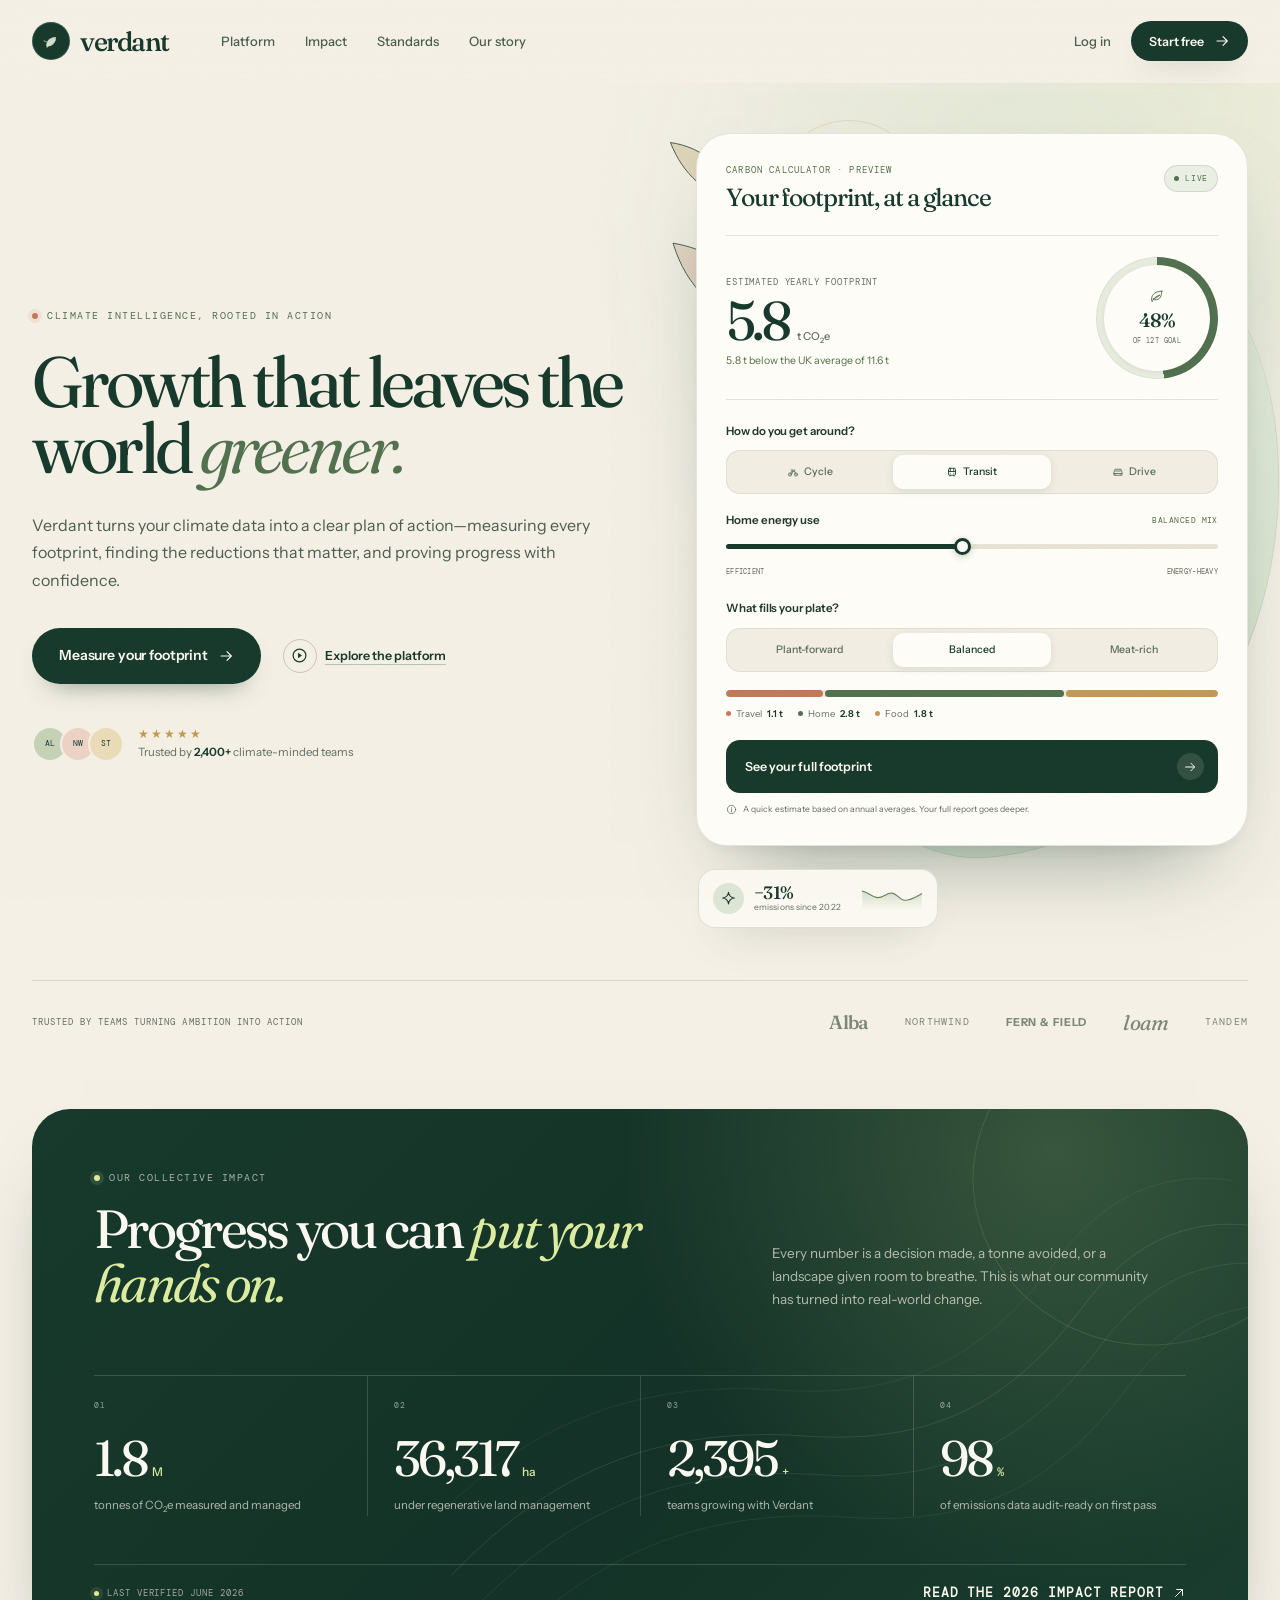
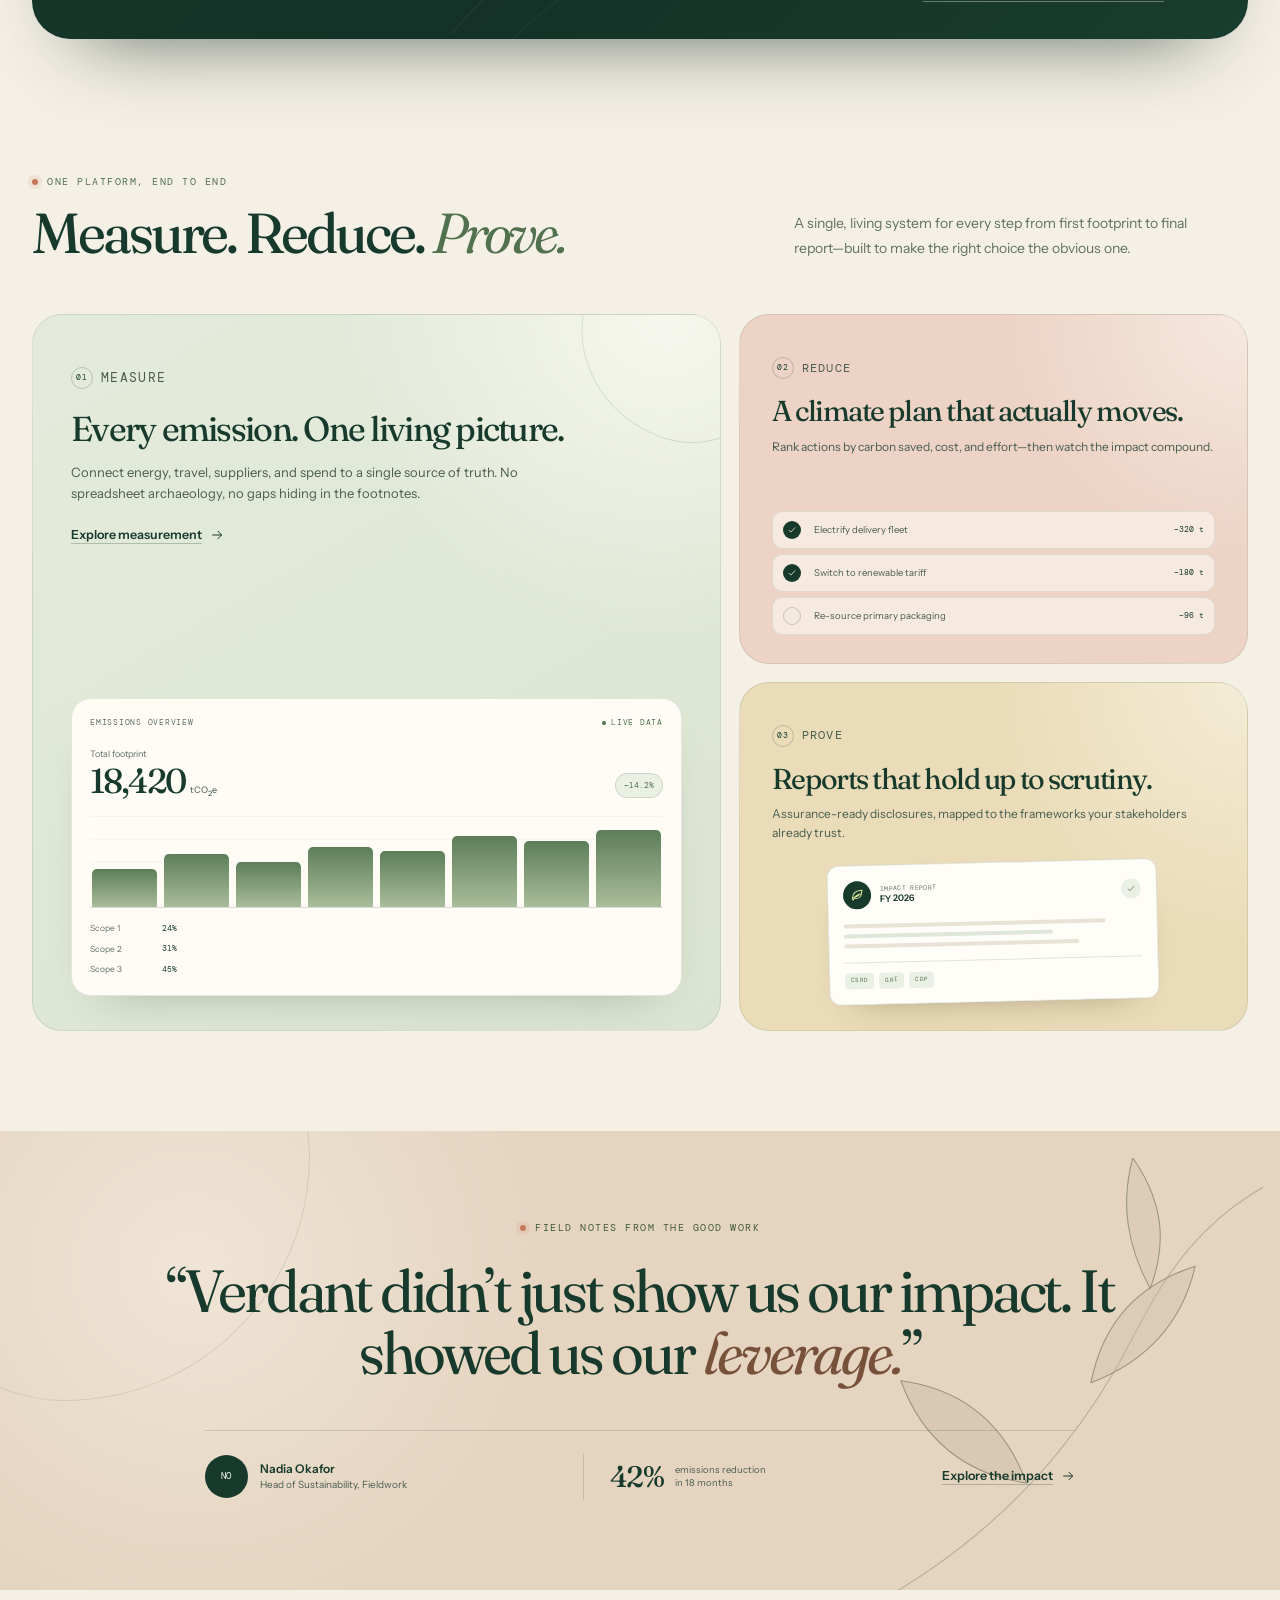
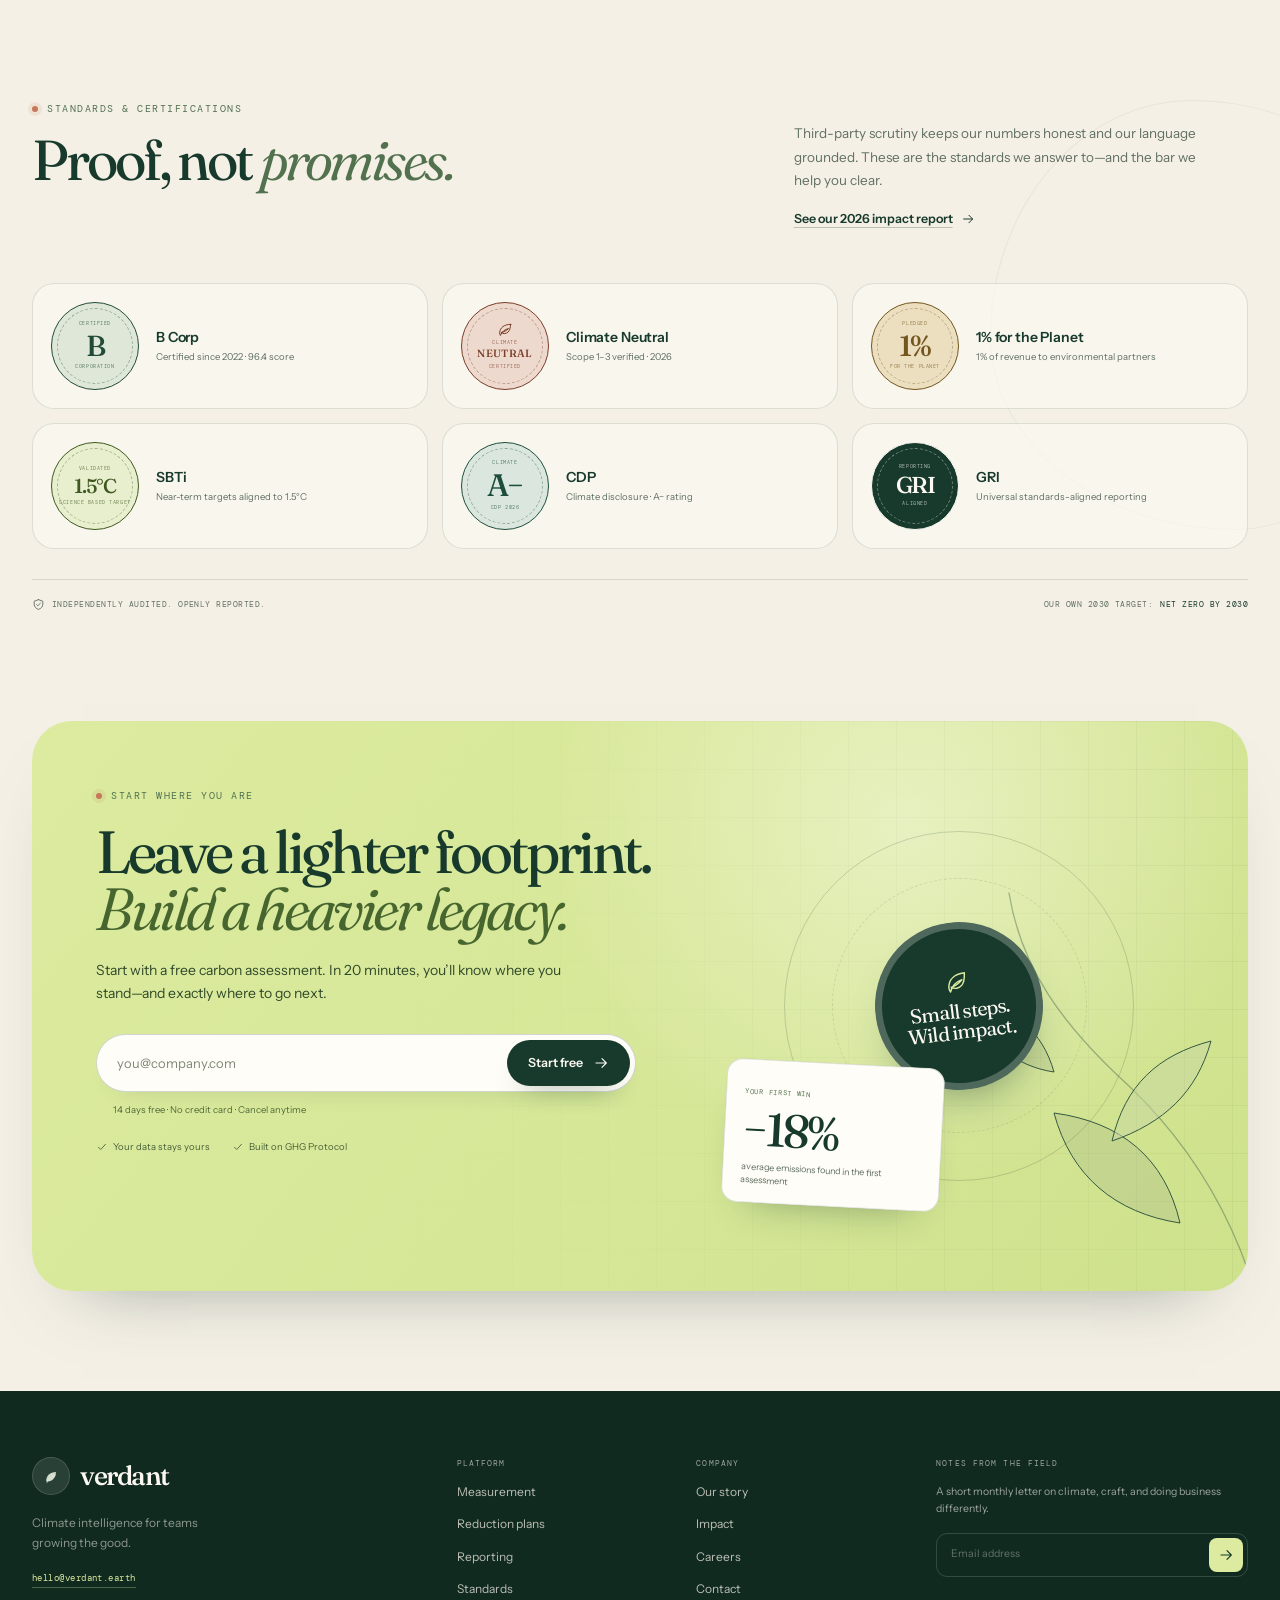
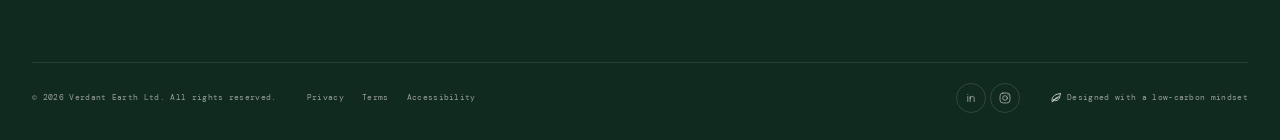
<file: sustainability-landing/index.html>
<!DOCTYPE html>
<html lang="en">
<head>
  <meta charset="UTF-8">
  <meta name="viewport" content="width=device-width, initial-scale=1.0">
  <meta name="description" content="Verdant is climate intelligence for planet-positive teams: measure emissions, reduce impact, and report progress with confidence.">
  <meta name="theme-color" content="#F5F0E6">
  <meta name="color-scheme" content="light">
  <meta property="og:title" content="Verdant — Climate intelligence, rooted in action">
  <meta property="og:description" content="Measure emissions, reduce impact, and report progress with confidence.">
  <meta property="og:type" content="website">
  <title>Verdant — Climate intelligence, rooted in action</title>

  <link rel="icon" href="assets/favicon.svg" type="image/svg+xml">
  <link rel="preload" href="assets/fonts/fraunces.woff2" as="font" type="font/woff2" crossorigin>
  <link rel="preload" href="assets/fonts/instrument-sans.woff2" as="font" type="font/woff2" crossorigin>
  <link rel="stylesheet" href="assets/css/styles.css">

  <script>document.documentElement.classList.add('js');</script>
</head>
<body>
  <a class="skip-link" href="#main">Skip to content</a>

  <!-- Shared icon sprite -->
  <svg class="svg-sprite" aria-hidden="true" focusable="false">
    <symbol id="i-arrow" viewBox="0 0 24 24">
      <path d="M4.5 12h15M13.5 5.5 20 12l-6.5 6.5"/>
    </symbol>
    <symbol id="i-arrow-up" viewBox="0 0 24 24">
      <path d="M6 18 18 6M8 6h10v10"/>
    </symbol>
    <symbol id="i-leaf" viewBox="0 0 24 24">
      <path d="M20.5 3.5C11 3.7 4.5 8 4 16.2c0 1.5.4 2.9 1.1 4 2.1-5.7 6.7-9.1 12.3-10.4-3.4 3.5-7.5 5.4-11.1 5.9 2.9 2.6 7.6 2 10.4-.7 2.5-2.4 3.3-6.2 3.8-11.5Z"/>
    </symbol>
    <symbol id="i-check" viewBox="0 0 24 24">
      <path d="m5 12.5 4.5 4.5L19 6.5"/>
    </symbol>
    <symbol id="i-menu" viewBox="0 0 24 24">
      <path d="M4 7h16M4 12h16M4 17h16"/>
    </symbol>
    <symbol id="i-close" viewBox="0 0 24 24">
      <path d="m6 6 12 12M18 6 6 18"/>
    </symbol>
    <symbol id="i-chart" viewBox="0 0 24 24">
      <path d="M4 19V5M4 19h16M7 15l4-5 3 3 6-7"/>
      <circle cx="7" cy="15" r="1.2" fill="currentColor" stroke="none"/>
      <circle cx="11" cy="10" r="1.2" fill="currentColor" stroke="none"/>
      <circle cx="14" cy="13" r="1.2" fill="currentColor" stroke="none"/>
      <circle cx="20" cy="6" r="1.2" fill="currentColor" stroke="none"/>
    </symbol>
    <symbol id="i-shield" viewBox="0 0 24 24">
      <path d="M12 3 20 6v5.3c0 4.8-3.4 8.3-8 9.7-4.6-1.4-8-4.9-8-9.7V6l8-3Z"/>
      <path d="m8.5 12.2 2.2 2.2 4.8-4.8"/>
    </symbol>
    <symbol id="i-globe" viewBox="0 0 24 24">
      <circle cx="12" cy="12" r="9"/>
      <path d="M3.5 9h17M3.5 15h17M12 3c2.5 2.4 4 5.5 4 9s-1.5 6.6-4 9c-2.5-2.4-4-5.5-4-9s1.5-6.6 4-9Z"/>
    </symbol>
    <symbol id="i-spark" viewBox="0 0 24 24">
      <path d="M12 2c.7 5.5 3.8 8.6 9.3 9.3-5.5.7-8.6 3.8-9.3 9.3-.7-5.5-3.8-8.6-9.3-9.3C8.2 10.6 11.3 7.5 12 2Z"/>
    </symbol>
    <symbol id="i-play" viewBox="0 0 24 24">
      <circle cx="12" cy="12" r="9"/>
      <path d="m10 8 5.5 4L10 16V8Z" fill="currentColor" stroke="none"/>
    </symbol>
    <symbol id="i-bike" viewBox="0 0 24 24">
      <circle cx="6" cy="17" r="3.2"/>
      <circle cx="18" cy="17" r="3.2"/>
      <path d="m6 17 4-7h5l3 7M9 17l3-7M8 8h4M13 10l3-2"/>
    </symbol>
    <symbol id="i-bus" viewBox="0 0 24 24">
      <rect x="5" y="4.5" width="14" height="14" rx="2.5"/>
      <path d="M5 11h14M8.5 4.5v6M15.5 4.5v6M8 18.5v1.5M16 18.5v1.5M8.5 14.5h.1M15.5 14.5h.1"/>
    </symbol>
    <symbol id="i-car" viewBox="0 0 24 24">
      <path d="M4 15v-3.2l2-5.3h12l2 5.3V15M4 15h16v3.5H4V15ZM7 10h10M7 16.2h.1M17 16.2h.1"/>
    </symbol>
    <symbol id="i-info" viewBox="0 0 24 24">
      <circle cx="12" cy="12" r="9"/>
      <path d="M12 10.5V17M12 7.2v.1"/>
    </symbol>
    <symbol id="i-linkedin" viewBox="0 0 24 24">
      <path d="M6.5 9.5V18M6.5 6v.1M10.5 18v-8.5M10.5 13.2c0-2.4 1.5-4 3.7-4 2.1 0 3.3 1.4 3.3 4V18"/>
    </symbol>
    <symbol id="i-instagram" viewBox="0 0 24 24">
      <rect x="3.5" y="3.5" width="17" height="17" rx="5"/>
      <circle cx="12" cy="12" r="4"/>
      <path d="M17.2 6.9h.1"/>
    </symbol>
  </svg>

  <header class="site-header" id="siteHeader">
    <div class="nav-shell">
      <a class="brand" href="#top" aria-label="Verdant home">
        <span class="brand-mark" aria-hidden="true">
          <svg viewBox="0 0 36 36" fill="none">
            <path d="M10.6 25.7c.6-8.8 5.7-13.3 14.8-13.7-.2 8.9-5.1 13.8-12.5 14.1" fill="currentColor" opacity=".94"/>
            <path d="M12.2 27.4c2.5-5.7 6.5-9.2 12.1-10.7" stroke="#DDE5D5" stroke-width="1.4" stroke-linecap="round"/>
            <path d="M7.5 18c3.3.5 6 2 7.9 4.8" stroke="#DDE5D5" stroke-width="1.4" stroke-linecap="round" opacity=".7"/>
          </svg>
        </span>
        <span class="brand-word">verdant</span>
      </a>

      <nav class="primary-nav" aria-label="Primary navigation">
        <a href="#platform">Platform</a>
        <a href="#impact">Impact</a>
        <a href="#standards">Standards</a>
        <a href="#story">Our story</a>
      </nav>

      <div class="nav-actions">
        <a class="nav-login" href="#cta">Log in</a>
        <a class="button button--small button--forest" href="#cta">
          Start free
          <svg class="icon" aria-hidden="true"><use href="#i-arrow"></use></svg>
        </a>
      </div>

      <button class="menu-toggle" type="button" aria-expanded="false" aria-controls="mobileNav" aria-label="Open menu">
        <svg class="icon menu-icon" aria-hidden="true"><use href="#i-menu"></use></svg>
        <svg class="icon close-icon" aria-hidden="true"><use href="#i-close"></use></svg>
      </button>
    </div>

    <nav class="mobile-nav" id="mobileNav" aria-label="Mobile navigation">
      <a href="#platform">Platform <span>01</span></a>
      <a href="#impact">Impact <span>02</span></a>
      <a href="#standards">Standards <span>03</span></a>
      <a href="#story">Our story <span>04</span></a>
      <a class="button button--forest" href="#cta">Start free <svg class="icon" aria-hidden="true"><use href="#i-arrow"></use></svg></a>
    </nav>
  </header>

  <main id="main">
    <section class="hero" id="top">
      <div class="hero-glow" aria-hidden="true"></div>

      <div class="shell hero-grid">
        <div class="hero-copy">
          <p class="eyebrow hero-eyebrow">
            <span class="eyebrow-dot" aria-hidden="true"></span>
            Climate intelligence, rooted in action
          </p>

          <h1>Growth that leaves the world <em>greener.</em></h1>

          <p class="hero-lede">Verdant turns your climate data into a clear plan of action—measuring every footprint, finding the reductions that matter, and proving progress with confidence.</p>

          <div class="hero-actions">
            <a class="button button--forest button--large" href="#calculator">
              Measure your footprint
              <svg class="icon" aria-hidden="true"><use href="#i-arrow"></use></svg>
            </a>
            <a class="text-link" href="#platform">
              <span class="text-link-icon" aria-hidden="true"><svg class="icon"><use href="#i-play"></use></svg></span>
              Explore the platform
            </a>
          </div>

          <div class="hero-proof">
            <div class="avatar-stack" aria-hidden="true">
              <span class="avatar avatar--sage">AL</span>
              <span class="avatar avatar--clay">NW</span>
              <span class="avatar avatar--ochre">ST</span>
            </div>
            <div>
              <div class="stars" aria-label="Rated 4.9 out of 5">
                <span aria-hidden="true">★★★★★</span>
              </div>
              <p>Trusted by <strong>2,400+</strong> climate-minded teams</p>
            </div>
          </div>
        </div>

        <div class="hero-visual" id="calculator">
          <div class="hero-blob" aria-hidden="true"></div>

          <svg class="botanical botanical--hero" viewBox="0 0 420 760" fill="none" aria-hidden="true">
            <path d="M333 748c-7-125-34-235-104-345-48-76-77-160-71-270" stroke="#31513F" stroke-width="1.35" stroke-linecap="round" opacity=".72"/>
            <path d="M267 532c-78-13-126-58-141-131 80 12 127 57 141 131Z" fill="#BCCDAF" fill-opacity=".7" stroke="#31513F" stroke-width="1.15"/>
            <path d="M224 408c66-29 101-76 105-147-69 25-104 70-105 147Z" fill="#D4C29A" fill-opacity=".55" stroke="#31513F" stroke-width="1.15"/>
            <path d="M191 331c-55-12-91-46-107-99 57 10 92 43 107 99Z" fill="#D8C1AA" fill-opacity=".65" stroke="#31513F" stroke-width="1.15"/>
            <path d="M174 259c49-29 73-66 74-120-49 25-73 61-74 120Z" fill="#B9C8AA" fill-opacity=".7" stroke="#31513F" stroke-width="1.15"/>
            <path d="M159 182c-37-8-63-31-78-69 39 6 65 29 78 69Z" fill="#C7B486" fill-opacity=".5" stroke="#31513F" stroke-width="1.15"/>
            <circle cx="292" cy="175" r="88" stroke="#D2BFA3" stroke-width="1.1" opacity=".55"/>
            <circle cx="292" cy="175" r="66" stroke="#D2BFA3" stroke-width="1.1" opacity=".3"/>
          </svg>

          <div class="calc-card" aria-labelledby="calcTitle">
            <div class="calc-head">
              <div>
                <p class="card-kicker">Carbon calculator · preview</p>
                <h2 id="calcTitle">Your footprint, at a glance</h2>
              </div>
              <span class="live-pill"><span class="live-dot" aria-hidden="true"></span>Live</span>
            </div>

            <div class="calc-score">
              <div class="score-copy">
                <span class="score-label">Estimated yearly footprint</span>
                <p class="score-number">
                  <span id="footprintValue">5.8</span>
                  <span class="score-unit">t CO<sub>2</sub>e</span>
                </p>
                <p class="score-note" id="scoreNote">5.8 t below the UK average of 11.6 t</p>
              </div>

              <div class="footprint-ring" id="footprintRing" role="img" aria-label="Estimated footprint is 48 percent of the 12 tonne goal">
                <div class="ring-center">
                  <svg class="ring-leaf" aria-hidden="true"><use href="#i-leaf"></use></svg>
                  <strong id="ringPercent">48%</strong>
                  <span>of 12t goal</span>
                </div>
              </div>
            </div>
            <p class="sr-only" id="footprintStatus" aria-live="polite"></p>

            <div class="calc-control">
              <span class="control-label" id="commuteLabel">How do you get around?</span>
              <div class="choice-group" role="group" aria-labelledby="commuteLabel">
                <button class="choice" type="button" data-commute="cycle" aria-pressed="false">
                  <svg class="icon" aria-hidden="true"><use href="#i-bike"></use></svg>
                  Cycle
                </button>
                <button class="choice is-active" type="button" data-commute="transit" aria-pressed="true">
                  <svg class="icon" aria-hidden="true"><use href="#i-bus"></use></svg>
                  Transit
                </button>
                <button class="choice" type="button" data-commute="car" aria-pressed="false">
                  <svg class="icon" aria-hidden="true"><use href="#i-car"></use></svg>
                  Drive
                </button>
              </div>
            </div>

            <div class="calc-control">
              <div class="control-row">
                <label class="control-label" for="energyRange">Home energy use</label>
                <output class="control-output" id="energyOutput" for="energyRange">Balanced mix</output>
              </div>
              <input class="range" id="energyRange" type="range" min="0" max="100" step="1" value="48" aria-describedby="energyHelp">
              <div class="range-scale" id="energyHelp" aria-hidden="true">
                <span>Efficient</span>
                <span>Energy-heavy</span>
              </div>
            </div>

            <div class="calc-control">
              <span class="control-label" id="foodLabel">What fills your plate?</span>
              <div class="choice-group" role="group" aria-labelledby="foodLabel">
                <button class="choice" type="button" data-diet="plant" aria-pressed="false">Plant-forward</button>
                <button class="choice is-active" type="button" data-diet="balanced" aria-pressed="true">Balanced</button>
                <button class="choice" type="button" data-diet="meat" aria-pressed="false">Meat-rich</button>
              </div>
            </div>

            <div class="breakdown">
              <div class="breakdown-bar" aria-hidden="true">
                <span class="segment segment--travel" id="travelBar"></span>
                <span class="segment segment--home" id="homeBar"></span>
                <span class="segment segment--food" id="foodBar"></span>
              </div>
              <ul class="breakdown-legend">
                <li><span class="legend-dot legend-dot--travel" aria-hidden="true"></span>Travel <strong id="travelValue">1.2 t</strong></li>
                <li><span class="legend-dot legend-dot--home" aria-hidden="true"></span>Home <strong id="homeValue">2.8 t</strong></li>
                <li><span class="legend-dot legend-dot--food" aria-hidden="true"></span>Food <strong id="foodValue">1.8 t</strong></li>
              </ul>
            </div>

            <a class="calc-submit" href="#cta">
              See your full footprint
              <span class="calc-submit-arrow" aria-hidden="true"><svg class="icon"><use href="#i-arrow"></use></svg></span>
            </a>

            <p class="calc-footnote">
              <svg class="icon" aria-hidden="true"><use href="#i-info"></use></svg>
              A quick estimate based on annual averages. Your full report goes deeper.
            </p>
          </div>

          <div class="floating-note">
            <span class="floating-icon" aria-hidden="true"><svg class="icon"><use href="#i-spark"></use></svg></span>
            <div class="floating-copy">
              <strong>−31%</strong>
              <span>emissions since 2022</span>
            </div>
            <svg class="sparkline" viewBox="0 0 96 38" fill="none" aria-hidden="true">
              <path d="M2 8c10 2 15 10 24 10 10 0 13-8 22-7 8 1 11 10 19 11 9 1 16-4 27-10" stroke="#5D7D59" stroke-width="1.8" stroke-linecap="round"/>
              <path d="M2 8c10 2 15 10 24 10 10 0 13-8 22-7 8 1 11 10 19 11 9 1 16-4 27-10v26H2Z" fill="url(#sparkFill)"/>
              <defs>
                <linearGradient id="sparkFill" x1="48" y1="9" x2="48" y2="38" gradientUnits="userSpaceOnUse">
                  <stop stop-color="#9DB88F" stop-opacity=".38"/>
                  <stop offset="1" stop-color="#9DB88F" stop-opacity="0"/>
                </linearGradient>
              </defs>
            </svg>
          </div>
        </div>
      </div>

      <div class="shell trust-strip">
        <p>Trusted by teams turning ambition into action</p>
        <div class="logo-row" aria-label="Customer logos">
          <span class="logo-word logo-word--serif">Alba</span>
          <span class="logo-word logo-word--mono">NORTHWIND</span>
          <span class="logo-word logo-word--sans">FERN &amp; FIELD</span>
          <span class="logo-word logo-word--serif logo-word--italic">loam</span>
          <span class="logo-word logo-word--mono">TANDEM</span>
        </div>
      </div>
    </section>

    <section class="impact-section" id="impact" aria-labelledby="impactTitle">
      <div class="shell">
        <div class="impact-panel">
          <svg class="impact-contours" viewBox="0 0 900 600" fill="none" aria-hidden="true">
            <path d="M-80 566c121-145 253-209 435-196 145 10 232-38 314-147 54-72 118-102 199-90" stroke="#F2EFE3" stroke-opacity=".12"/>
            <path d="M-60 610c121-145 253-209 435-196 145 10 232-38 314-147 54-72 118-102 199-90" stroke="#F2EFE3" stroke-opacity=".1"/>
            <path d="M-30 658c121-145 253-209 435-196 145 10 232-38 314-147 54-72 118-102 199-90" stroke="#F2EFE3" stroke-opacity=".08"/>
            <path d="M-110 514c121-145 253-209 435-196 145 10 232-38 314-147 54-72 118-102 199-90" stroke="#F2EFE3" stroke-opacity=".07"/>
          </svg>

          <div class="impact-head">
            <div>
              <p class="eyebrow eyebrow--light"><span class="eyebrow-dot" aria-hidden="true"></span>Our collective impact</p>
              <h2 id="impactTitle">Progress you can <em>put your hands on.</em></h2>
            </div>
            <p class="impact-intro">Every number is a decision made, a tonne avoided, or a landscape given room to breathe. This is what our community has turned into real-world change.</p>
          </div>

          <div class="metrics">
            <article class="metric">
              <span class="metric-index">01</span>
              <p class="metric-value"><span data-counter data-target="1.8" data-decimals="1">1.8</span><span>M</span></p>
              <p class="metric-label">tonnes of CO<sub>2</sub>e measured and managed</p>
            </article>
            <article class="metric">
              <span class="metric-index">02</span>
              <p class="metric-value"><span data-counter data-target="36400">36,400</span><span>ha</span></p>
              <p class="metric-label">under regenerative land management</p>
            </article>
            <article class="metric">
              <span class="metric-index">03</span>
              <p class="metric-value"><span data-counter data-target="2400">2,400</span><span>+</span></p>
              <p class="metric-label">teams growing with Verdant</p>
            </article>
            <article class="metric">
              <span class="metric-index">04</span>
              <p class="metric-value"><span data-counter data-target="98">98</span><span>%</span></p>
              <p class="metric-label">of emissions data audit-ready on first pass</p>
            </article>
          </div>

          <div class="impact-footer">
            <p><span class="pulse-dot" aria-hidden="true"></span>Last verified June 2026</p>
            <a class="text-link text-link--light" href="#standards">Read the 2026 impact report <svg class="icon" aria-hidden="true"><use href="#i-arrow-up"></use></svg></a>
          </div>
        </div>
      </div>
    </section>

    <section class="platform-section" id="platform" aria-labelledby="platformTitle">
      <div class="shell">
        <div class="section-head">
          <div>
            <p class="eyebrow"><span class="eyebrow-dot" aria-hidden="true"></span>One platform, end to end</p>
            <h2 id="platformTitle">Measure. Reduce. <em>Prove.</em></h2>
          </div>
          <p class="section-intro">A single, living system for every step from first footprint to final report—built to make the right choice the obvious one.</p>
        </div>

        <div class="bento">
          <article class="feature feature--measure" data-reveal>
            <div class="feature-copy">
              <p class="feature-kicker"><span>01</span> Measure</p>
              <h3>Every emission. One living picture.</h3>
              <p>Connect energy, travel, suppliers, and spend to a single source of truth. No spreadsheet archaeology, no gaps hiding in the footnotes.</p>
              <a class="text-link" href="#cta">Explore measurement <svg class="icon" aria-hidden="true"><use href="#i-arrow"></use></svg></a>
            </div>

            <div class="dashboard-visual" aria-hidden="true">
              <div class="dash-top">
                <span>Emissions overview</span>
                <span class="dash-live"><i></i>Live data</span>
              </div>
              <div class="dash-total">
                <div>
                  <span>Total footprint</span>
                  <strong>18,420 <small>tCO<sub>2</sub>e</small></strong>
                </div>
                <span class="dash-change">−14.2%</span>
              </div>
              <div class="dash-chart">
                <span style="--bar: 42%; --delay: .05s"></span>
                <span style="--bar: 58%; --delay: .1s"></span>
                <span style="--bar: 49%; --delay: .15s"></span>
                <span style="--bar: 66%; --delay: .2s"></span>
                <span style="--bar: 61%; --delay: .25s"></span>
                <span style="--bar: 78%; --delay: .3s"></span>
                <span style="--bar: 72%; --delay: .35s"></span>
                <span style="--bar: 85%; --delay: .4s"></span>
              </div>
              <div class="dash-scopes">
                <div><span>Scope 1</span><i><b style="--width: 24%"></b></i><strong>24%</strong></div>
                <div><span>Scope 2</span><i><b style="--width: 31%"></b></i><strong>31%</strong></div>
                <div><span>Scope 3</span><i><b style="--width: 45%"></b></i><strong>45%</strong></div>
              </div>
            </div>
          </article>

          <div class="feature-stack">
            <article class="feature feature--reduce" data-reveal>
              <div class="feature-copy">
                <p class="feature-kicker"><span>02</span> Reduce</p>
                <h3>A climate plan that actually moves.</h3>
                <p>Rank actions by carbon saved, cost, and effort—then watch the impact compound.</p>
              </div>
              <div class="action-list" aria-hidden="true">
                <div class="action-item">
                  <span class="action-check"><svg class="icon"><use href="#i-check"></use></svg></span>
                  <span>Electrify delivery fleet</span>
                  <strong>−320 t</strong>
                </div>
                <div class="action-item">
                  <span class="action-check"><svg class="icon"><use href="#i-check"></use></svg></span>
                  <span>Switch to renewable tariff</span>
                  <strong>−180 t</strong>
                </div>
                <div class="action-item">
                  <span class="action-check action-check--open"></span>
                  <span>Re-source primary packaging</span>
                  <strong>−96 t</strong>
                </div>
              </div>
            </article>

            <article class="feature feature--report" data-reveal>
              <div class="feature-copy">
                <p class="feature-kicker"><span>03</span> Prove</p>
                <h3>Reports that hold up to scrutiny.</h3>
                <p>Assurance-ready disclosures, mapped to the frameworks your stakeholders already trust.</p>
              </div>
              <div class="report-visual" aria-hidden="true">
                <div class="report-paper">
                  <div class="report-paper-top">
                    <span class="report-seal"><svg class="icon"><use href="#i-leaf"></use></svg></span>
                    <span>Impact report<br><strong>FY 2026</strong></span>
                    <span class="report-check"><svg class="icon"><use href="#i-check"></use></svg></span>
                  </div>
                  <div class="report-lines">
                    <span style="--line: 88%"></span>
                    <span style="--line: 70%"></span>
                    <span style="--line: 79%"></span>
                  </div>
                  <div class="report-frameworks">
                    <span>CSRD</span><span>GRI</span><span>CDP</span>
                  </div>
                </div>
              </div>
            </article>
          </div>
        </div>
      </div>
    </section>

    <section class="story-section" id="story" aria-labelledby="storyTitle">
      <svg class="story-leaf" viewBox="0 0 460 460" fill="none" aria-hidden="true">
        <path d="M36 424C134 365 212 284 268 174c34-68 70-113 126-145" stroke="#6F7359" stroke-width="1.2" stroke-linecap="round" opacity=".55"/>
        <path d="M163 318c-59-8-102-42-123-100 59 8 101 41 123 100Z" fill="#BEAF95" fill-opacity=".44" stroke="#6F7359" stroke-width="1"/>
        <path d="M226 220c54-21 89-57 102-114-55 18-90 53-102 114Z" fill="#BEAF95" fill-opacity=".35" stroke="#6F7359" stroke-width="1"/>
        <path d="M284 128c-23-43-29-84-17-128 28 40 35 80 17 128Z" fill="#BEAF95" fill-opacity=".3" stroke="#6F7359" stroke-width="1"/>
      </svg>

      <div class="shell story-inner" data-reveal>
        <h2 class="eyebrow story-eyebrow" id="storyTitle"><span class="eyebrow-dot" aria-hidden="true"></span>Field notes from the good work</h2>
        <blockquote>
          <p>“Verdant didn’t just show us our impact. It showed us our <em>leverage.</em>”</p>
        </blockquote>
        <div class="story-meta">
          <div class="story-person">
            <span class="story-avatar" aria-hidden="true">NO</span>
            <span><strong>Nadia Okafor</strong>Head of Sustainability, Fieldwork</span>
          </div>
          <div class="story-result">
            <strong>42%</strong>
            <span>emissions reduction<br>in 18 months</span>
          </div>
          <a class="text-link" href="#impact">Explore the impact <svg class="icon" aria-hidden="true"><use href="#i-arrow"></use></svg></a>
        </div>
      </div>
    </section>

    <section class="standards-section" id="standards" aria-labelledby="standardsTitle">
      <div class="shell">
        <div class="section-head section-head--standards">
          <div>
            <p class="eyebrow"><span class="eyebrow-dot" aria-hidden="true"></span>Standards &amp; certifications</p>
            <h2 id="standardsTitle">Proof, not <em>promises.</em></h2>
          </div>
          <div class="standards-intro">
            <p>Third-party scrutiny keeps our numbers honest and our language grounded. These are the standards we answer to—and the bar we help you clear.</p>
            <a class="text-link" href="#impact">See our 2026 impact report <svg class="icon" aria-hidden="true"><use href="#i-arrow"></use></svg></a>
          </div>
        </div>

        <div class="cert-grid">
          <article class="cert-card" data-reveal>
            <div class="cert-seal cert-seal--bcorp" aria-hidden="true">
              <span class="seal-kicker">CERTIFIED</span>
              <strong>B</strong>
              <span class="seal-label">CORPORATION</span>
            </div>
            <div class="cert-copy">
              <h3>B Corp</h3>
              <p>Certified since 2022 · 96.4 score</p>
            </div>
          </article>

          <article class="cert-card" data-reveal>
            <div class="cert-seal cert-seal--climate" aria-hidden="true">
              <svg class="seal-symbol" viewBox="0 0 24 24"><use href="#i-leaf"></use></svg>
              <span class="seal-kicker">CLIMATE</span>
              <strong>NEUTRAL</strong>
              <span class="seal-label">CERTIFIED</span>
            </div>
            <div class="cert-copy">
              <h3>Climate Neutral</h3>
              <p>Scope 1–3 verified · 2026</p>
            </div>
          </article>

          <article class="cert-card" data-reveal>
            <div class="cert-seal cert-seal--one" aria-hidden="true">
              <span class="seal-kicker">PLEDGED</span>
              <strong>1%</strong>
              <span class="seal-label">FOR THE PLANET</span>
            </div>
            <div class="cert-copy">
              <h3>1% for the Planet</h3>
              <p>1% of revenue to environmental partners</p>
            </div>
          </article>

          <article class="cert-card" data-reveal>
            <div class="cert-seal cert-seal--sbti" aria-hidden="true">
              <span class="seal-kicker">VALIDATED</span>
              <strong>1.5°C</strong>
              <span class="seal-label">SCIENCE BASED TARGET</span>
            </div>
            <div class="cert-copy">
              <h3>SBTi</h3>
              <p>Near-term targets aligned to 1.5°C</p>
            </div>
          </article>

          <article class="cert-card" data-reveal>
            <div class="cert-seal cert-seal--cdp" aria-hidden="true">
              <span class="seal-kicker">CLIMATE</span>
              <strong>A−</strong>
              <span class="seal-label">CDP 2026</span>
            </div>
            <div class="cert-copy">
              <h3>CDP</h3>
              <p>Climate disclosure · A− rating</p>
            </div>
          </article>

          <article class="cert-card" data-reveal>
            <div class="cert-seal cert-seal--gri" aria-hidden="true">
              <span class="seal-kicker">REPORTING</span>
              <strong>GRI</strong>
              <span class="seal-label">ALIGNED</span>
            </div>
            <div class="cert-copy">
              <h3>GRI</h3>
              <p>Universal standards-aligned reporting</p>
            </div>
          </article>
        </div>

        <div class="standards-foot">
          <span><svg class="icon" aria-hidden="true"><use href="#i-shield"></use></svg>Independently audited. Openly reported.</span>
          <span>Our own 2030 target: <strong>net zero by 2030</strong></span>
        </div>
      </div>
    </section>

    <section class="cta-section" id="cta" aria-labelledby="ctaTitle">
      <div class="shell">
        <div class="cta-card">
          <svg class="cta-botanical" viewBox="0 0 500 500" fill="none" aria-hidden="true">
            <path d="M454 476c-17-110-62-203-142-280C244 134 203 77 191 2" stroke="#365742" stroke-width="1.3" stroke-linecap="round" opacity=".4"/>
            <path d="M362 332c-65-10-109-47-126-110 67 9 111 45 126 110Z" fill="#B8C88E" fill-opacity=".5" stroke="#365742" stroke-width="1"/>
            <path d="M294 250c52-18 85-49 99-100-53 14-86 44-99 100Z" fill="#C8D9A3" fill-opacity=".55" stroke="#365742" stroke-width="1"/>
            <path d="M236 181c-39-6-67-29-80-69 40 5 68 27 80 69Z" fill="#B8C88E" fill-opacity=".45" stroke="#365742" stroke-width="1"/>
          </svg>

          <div class="cta-copy">
            <p class="eyebrow"><span class="eyebrow-dot" aria-hidden="true"></span>Start where you are</p>
            <h2 id="ctaTitle">Leave a lighter footprint.<br><em>Build a heavier legacy.</em></h2>
            <p>Start with a free carbon assessment. In 20 minutes, you’ll know where you stand—and exactly where to go next.</p>

            <form class="signup-form" id="signupForm" novalidate>
              <label class="sr-only" for="email">Work email</label>
              <div class="signup-field">
                <input id="email" name="email" type="email" autocomplete="email" placeholder="you@company.com" required aria-describedby="formNote formError">
                <button class="button button--forest button--large" type="submit">
                  Start free
                  <svg class="icon" aria-hidden="true"><use href="#i-arrow"></use></svg>
                </button>
              </div>
              <p class="form-note" id="formNote">14 days free · No credit card · Cancel anytime</p>
              <p class="form-error" id="formError" role="alert" hidden></p>
            </form>

            <div class="form-success" id="formSuccess" role="status" hidden>
              <span class="success-icon" aria-hidden="true"><svg class="icon"><use href="#i-check"></use></svg></span>
              <div>
                <strong>You’re on your way.</strong>
                <p>We’ll send your assessment link within one business day.</p>
              </div>
            </div>

            <div class="cta-checks">
              <span><svg class="icon" aria-hidden="true"><use href="#i-check"></use></svg>Your data stays yours</span>
              <span><svg class="icon" aria-hidden="true"><use href="#i-check"></use></svg>Built on GHG Protocol</span>
            </div>
          </div>

          <div class="cta-side" aria-hidden="true">
            <div class="cta-orbit cta-orbit--one"></div>
            <div class="cta-orbit cta-orbit--two"></div>
            <div class="cta-stamp">
              <svg class="stamp-leaf"><use href="#i-leaf"></use></svg>
              <span>Small steps.<br>Wild impact.</span>
            </div>
            <div class="cta-cardlet">
              <span class="cardlet-label">YOUR FIRST WIN</span>
              <strong>−18%</strong>
              <p>average emissions found in the first assessment</p>
            </div>
          </div>
        </div>
      </div>
    </section>
  </main>

  <footer class="site-footer">
    <div class="shell footer-main">
      <div class="footer-brand">
        <a class="brand brand--footer" href="#top" aria-label="Verdant home">
          <span class="brand-mark" aria-hidden="true">
            <svg viewBox="0 0 36 36" fill="none">
              <path d="M10.6 25.7c.6-8.8 5.7-13.3 14.8-13.7-.2 8.9-5.1 13.8-12.5 14.1" fill="currentColor" opacity=".94"/>
              <path d="M12.2 27.4c2.5-5.7 6.5-9.2 12.1-10.7" stroke="#DDE5D5" stroke-width="1.4" stroke-linecap="round"/>
            </svg>
          </span>
          <span class="brand-word">verdant</span>
        </a>
        <p>Climate intelligence for teams<br>growing the good.</p>
        <a class="footer-email" href="mailto:hello@verdant.earth">hello@verdant.earth</a>
      </div>

      <nav class="footer-column" aria-label="Platform links">
        <h3>Platform</h3>
        <a href="#platform">Measurement</a>
        <a href="#platform">Reduction plans</a>
        <a href="#platform">Reporting</a>
        <a href="#standards">Standards</a>
      </nav>

      <nav class="footer-column" aria-label="Company links">
        <h3>Company</h3>
        <a href="#story">Our story</a>
        <a href="#impact">Impact</a>
        <a href="#cta">Careers</a>
        <a href="#cta">Contact</a>
      </nav>

      <div class="footer-column footer-newsletter">
        <h3>Notes from the field</h3>
        <p>A short monthly letter on climate, craft, and doing business differently.</p>
        <form class="footer-form" id="footerForm" novalidate>
          <label class="sr-only" for="footerEmail">Email address</label>
          <input id="footerEmail" type="email" autocomplete="email" placeholder="Email address" required aria-describedby="footerFormNote">
          <button type="submit" aria-label="Subscribe to Notes from the field">
            <svg class="icon" aria-hidden="true"><use href="#i-arrow"></use></svg>
          </button>
        </form>
        <p class="footer-form-note" id="footerFormNote" role="status"></p>
      </div>
    </div>

    <div class="shell footer-bottom">
      <p>© 2026 Verdant Earth Ltd. All rights reserved.</p>
      <div class="footer-legal">
        <a href="#top">Privacy</a>
        <a href="#top">Terms</a>
        <a href="#top">Accessibility</a>
      </div>
      <div class="footer-social">
        <a href="#top" aria-label="Verdant on LinkedIn"><svg class="icon" aria-hidden="true"><use href="#i-linkedin"></use></svg></a>
        <a href="#top" aria-label="Verdant on Instagram"><svg class="icon" aria-hidden="true"><use href="#i-instagram"></use></svg></a>
      </div>
      <p class="footer-note"><svg class="icon" aria-hidden="true"><use href="#i-leaf"></use></svg>Designed with a low-carbon mindset</p>
    </div>
  </footer>

  <script src="assets/js/main.js"></script>
</body>
</html>
</file>
<file: sustainability-landing/assets/css/styles.css>
/* ==========================================================================
   Verdant — Climate intelligence landing page
   Organic biophilic design system · earth tones · editorial serif
   ========================================================================== */

@font-face {
  font-family: "Fraunces";
  src: url("../fonts/fraunces.woff2") format("woff2");
  font-style: normal;
  font-weight: 300 700;
  font-display: swap;
}

@font-face {
  font-family: "Fraunces";
  src: url("../fonts/fraunces-italic.woff2") format("woff2");
  font-style: italic;
  font-weight: 300 700;
  font-display: swap;
}

@font-face {
  font-family: "Instrument Sans";
  src: url("../fonts/instrument-sans.woff2") format("woff2");
  font-style: normal;
  font-weight: 400 700;
  font-display: swap;
}

@font-face {
  font-family: "Instrument Sans";
  src: url("../fonts/instrument-sans-italic.woff2") format("woff2");
  font-style: italic;
  font-weight: 400 700;
  font-display: swap;
}

@font-face {
  font-family: "DM Mono";
  src: url("../fonts/dm-mono.woff2") format("woff2");
  font-style: normal;
  font-weight: 400;
  font-display: swap;
}

:root {
  --bone: #f5f0e6;
  --cream: #fbf8f1;
  --paper: #fffdf7;
  --forest: #173a2c;
  --forest-deep: #102a20;
  --forest-soft: #214b38;
  --moss: #52714f;
  --leaf: #6d8a5d;
  --sage: #dde5d5;
  --sage-light: #ebf0e5;
  --sage-deep: #c5d2b6;
  --clay: #c5785a;
  --clay-soft: #ecd3c5;
  --clay-ink: #7a3d28;
  --sand: #e5d4c0;
  --sand-light: #efe1ce;
  --ochre: #c29a52;
  --ochre-light: #eadcb8;
  --lime: #dceb9f;
  --lime-soft: #eaf3c3;
  --ink: #20392c;
  --muted: #617064;
  --muted-strong: #4a5d50;
  --line: rgba(23, 58, 44, 0.13);
  --line-strong: rgba(23, 58, 44, 0.22);
  --line-light: rgba(251, 248, 241, 0.16);
  --shadow-soft: 0 24px 60px -30px rgba(23, 58, 44, 0.28);
  --shadow-card: 0 32px 80px -42px rgba(23, 58, 44, 0.4);
  --font-display: "Fraunces", Georgia, "Times New Roman", serif;
  --font-body: "Instrument Sans", "Segoe UI", sans-serif;
  --font-mono: "DM Mono", "Courier New", monospace;
  --shell: 1280px;
  --gutter: 32px;
  --radius: 30px;
  --ease: cubic-bezier(0.22, 1, 0.36, 1);
}

*,
*::before,
*::after {
  box-sizing: border-box;
}

html {
  scroll-behavior: smooth;
  scroll-padding-top: 100px;
  -webkit-text-size-adjust: 100%;
}

body {
  margin: 0;
  background: var(--bone);
  color: var(--ink);
  font-family: var(--font-body);
  font-size: 16px;
  line-height: 1.6;
  -webkit-font-smoothing: antialiased;
  text-rendering: optimizeLegibility;
  overflow-x: clip;
}

body::after {
  content: "";
  position: fixed;
  inset: 0;
  z-index: 500;
  pointer-events: none;
  opacity: 0.045;
  mix-blend-mode: multiply;
  background-image: url("data:image/svg+xml,%3Csvg xmlns='http://www.w3.org/2000/svg' width='180' height='180'%3E%3Cfilter id='n'%3E%3CfeTurbulence type='fractalNoise' baseFrequency='.78' numOctaves='3' stitchTiles='stitch'/%3E%3CfeColorMatrix type='saturate' values='0'/%3E%3C/filter%3E%3Crect width='100%25' height='100%25' filter='url(%23n)' opacity='.55'/%3E%3C/svg%3E");
}

::selection {
  background: var(--lime);
  color: var(--forest);
}

img,
svg {
  display: block;
  max-width: 100%;
}

button,
input {
  font: inherit;
}

button,
a {
  -webkit-tap-highlight-color: transparent;
}

button {
  cursor: pointer;
}

a {
  color: inherit;
  text-decoration: none;
}

p,
h1,
h2,
h3,
blockquote {
  margin: 0;
}

ul {
  margin: 0;
  padding: 0;
  list-style: none;
}

:focus-visible {
  outline: 3px solid var(--ochre);
  outline-offset: 3px;
}

.sr-only {
  position: absolute !important;
  width: 1px !important;
  height: 1px !important;
  padding: 0 !important;
  margin: -1px !important;
  overflow: hidden !important;
  clip: rect(0, 0, 0, 0) !important;
  white-space: nowrap !important;
  border: 0 !important;
}

.skip-link {
  position: fixed;
  top: 12px;
  left: 16px;
  z-index: 300;
  padding: 10px 16px;
  border-radius: 999px;
  background: var(--forest);
  color: var(--cream);
  font-size: 12px;
  font-weight: 600;
  transform: translateY(-180%);
  transition: transform 180ms ease;
}

.skip-link:focus {
  transform: translateY(0);
}

.svg-sprite {
  position: absolute;
  width: 0;
  height: 0;
  overflow: hidden;
}

.icon {
  width: 1.15em;
  height: 1.15em;
  fill: none;
  stroke: currentColor;
  stroke-width: 1.7;
  stroke-linecap: round;
  stroke-linejoin: round;
  flex: none;
}

.shell {
  width: min(calc(100% - (var(--gutter) * 2)), var(--shell));
  margin-inline: auto;
}

/* ==========================================================================
   Typography & shared elements
   ========================================================================== */

h1,
h2,
h3 {
  font-family: var(--font-display);
  font-weight: 430;
  letter-spacing: -0.04em;
  color: var(--forest);
  font-optical-sizing: auto;
}

h1 em,
h2 em {
  font-style: italic;
  font-weight: 370;
  color: var(--moss);
}

.eyebrow {
  display: flex;
  align-items: center;
  gap: 9px;
  font-family: var(--font-mono);
  font-size: 10px;
  line-height: 1.4;
  letter-spacing: 0.15em;
  text-transform: uppercase;
  color: var(--moss);
}

.eyebrow-dot {
  width: 6px;
  height: 6px;
  border-radius: 50%;
  background: var(--clay);
  box-shadow: 0 0 0 4px rgba(197, 120, 90, 0.12);
  flex: none;
}

.eyebrow--light {
  color: rgba(245, 240, 230, 0.66);
}

.eyebrow--light .eyebrow-dot {
  background: var(--lime);
  box-shadow: 0 0 0 4px rgba(220, 235, 159, 0.12);
}

.button {
  display: inline-flex;
  align-items: center;
  justify-content: center;
  gap: 10px;
  min-height: 46px;
  padding: 12px 20px;
  border: 1px solid transparent;
  border-radius: 999px;
  font-family: var(--font-body);
  font-size: 13px;
  font-weight: 600;
  line-height: 1.2;
  letter-spacing: -0.01em;
  white-space: nowrap;
  transition:
    background-color 220ms ease,
    color 220ms ease,
    border-color 220ms ease,
    transform 220ms var(--ease),
    box-shadow 220ms ease;
}

.button .icon {
  width: 16px;
  height: 16px;
  transition: transform 220ms var(--ease);
}

.button:hover .icon {
  transform: translateX(3px);
}

.button--small {
  min-height: 40px;
  padding: 10px 17px;
  font-size: 12.5px;
}

.button--large {
  min-height: 56px;
  padding: 16px 26px;
  font-size: 14px;
}

.button--forest {
  background: var(--forest);
  color: var(--cream);
  box-shadow: 0 14px 28px -18px rgba(23, 58, 44, 0.7);
}

.button--forest:hover {
  background: var(--forest-soft);
  transform: translateY(-2px);
  box-shadow: 0 20px 32px -18px rgba(23, 58, 44, 0.6);
}

.button--forest:active {
  transform: translateY(0);
}

.button--ghost {
  border-color: var(--line-strong);
  color: var(--forest);
  background: transparent;
}

.button--ghost:hover {
  background: rgba(255, 253, 247, 0.75);
}

.text-link {
  display: inline-flex;
  align-items: center;
  gap: 8px;
  color: var(--forest);
  font-size: 12.5px;
  font-weight: 600;
  line-height: 1.3;
  text-decoration: underline;
  text-decoration-color: rgba(23, 58, 44, 0.26);
  text-underline-offset: 4px;
  transition: color 180ms ease, text-decoration-color 180ms ease;
}

.text-link .icon {
  width: 14px;
  height: 14px;
  transition: transform 220ms var(--ease);
}

.text-link:hover {
  color: var(--moss);
  text-decoration-color: var(--moss);
}

.text-link:hover .icon {
  transform: translateX(3px);
}

.text-link--light {
  color: var(--cream);
  text-decoration-color: rgba(245, 240, 230, 0.36);
}

.text-link--light:hover {
  color: var(--lime);
  text-decoration-color: var(--lime);
}

.text-link-icon {
  display: inline-grid;
  place-items: center;
  width: 34px;
  height: 34px;
  border: 1px solid var(--line-strong);
  border-radius: 50%;
  transition: background-color 220ms ease, color 220ms ease;
}

.text-link-icon .icon {
  width: 17px;
  height: 17px;
}

.text-link:hover .text-link-icon {
  background: var(--forest);
  color: var(--cream);
}

/* ==========================================================================
   Header & navigation
   ========================================================================== */

.site-header {
  position: sticky;
  top: 0;
  z-index: 100;
  background: rgba(245, 240, 230, 0.72);
  border-bottom: 1px solid transparent;
  backdrop-filter: blur(18px);
  -webkit-backdrop-filter: blur(18px);
  transition: background-color 220ms ease, border-color 220ms ease, box-shadow 220ms ease;
}

.site-header.is-scrolled {
  background: rgba(245, 240, 230, 0.93);
  border-bottom-color: var(--line);
  box-shadow: 0 14px 30px -26px rgba(23, 58, 44, 0.3);
}

.nav-shell {
  width: min(calc(100% - (var(--gutter) * 2)), 1360px);
  margin-inline: auto;
  min-height: 82px;
  display: flex;
  align-items: center;
  gap: 30px;
}

.brand {
  display: inline-flex;
  align-items: center;
  gap: 10px;
  flex: none;
}

.brand-mark {
  display: grid;
  place-items: center;
  width: 38px;
  height: 38px;
  padding: 7px;
  border-radius: 50%;
  background: var(--forest);
  color: var(--sage);
  box-shadow: inset 0 0 0 1px rgba(255, 255, 255, 0.14);
}

.brand-mark svg {
  width: 100%;
  height: 100%;
}

.brand-word {
  font-family: var(--font-display);
  font-size: 27px;
  font-weight: 520;
  line-height: 1;
  letter-spacing: -0.055em;
  color: var(--forest);
}

.primary-nav {
  display: flex;
  align-items: center;
  gap: 30px;
  margin-left: 22px;
}

.primary-nav a {
  position: relative;
  color: var(--muted-strong);
  font-size: 13px;
  font-weight: 500;
  transition: color 180ms ease;
}

.primary-nav a::after {
  content: "";
  position: absolute;
  left: 0;
  right: 0;
  bottom: -7px;
  height: 1px;
  background: var(--moss);
  transform: scaleX(0);
  transform-origin: right;
  transition: transform 240ms var(--ease);
}

.primary-nav a:hover {
  color: var(--forest);
}

.primary-nav a:hover::after {
  transform: scaleX(1);
  transform-origin: left;
}

.nav-actions {
  display: flex;
  align-items: center;
  gap: 20px;
  margin-left: auto;
}

.nav-login {
  color: var(--muted-strong);
  font-size: 13px;
  font-weight: 500;
  transition: color 180ms ease;
}

.nav-login:hover {
  color: var(--forest);
}

.menu-toggle {
  display: none;
  align-items: center;
  justify-content: center;
  width: 44px;
  height: 44px;
  margin-left: auto;
  border: 1px solid var(--line-strong);
  border-radius: 50%;
  background: transparent;
  color: var(--forest);
}

.menu-toggle .icon {
  width: 20px;
  height: 20px;
}

.menu-toggle .close-icon {
  display: none;
}

.menu-toggle[aria-expanded="true"] .menu-icon {
  display: none;
}

.menu-toggle[aria-expanded="true"] .close-icon {
  display: block;
}

.mobile-nav {
  display: none;
}

/* ==========================================================================
   Hero
   ========================================================================== */

.hero {
  position: relative;
  padding: 50px 0 36px;
  overflow: clip;
}

.hero-glow {
  position: absolute;
  top: -260px;
  right: -160px;
  width: 980px;
  height: 850px;
  border-radius: 50%;
  background:
    radial-gradient(circle at 58% 48%, rgba(221, 229, 213, 0.8), rgba(221, 229, 213, 0) 62%),
    radial-gradient(circle at 72% 28%, rgba(220, 235, 159, 0.22), rgba(220, 235, 159, 0) 46%);
  pointer-events: none;
}

.hero-grid {
  position: relative;
  display: grid;
  grid-template-columns: minmax(0, 1.05fr) minmax(440px, 0.95fr);
  align-items: center;
  gap: 54px;
}

.hero-copy {
  position: relative;
  z-index: 2;
  padding-top: 10px;
  max-width: 750px;
}

.hero-eyebrow {
  margin-bottom: 26px;
}

.hero h1 {
  max-width: 770px;
  font-size: clamp(3.45rem, 5.55vw, 6.4rem);
  line-height: 0.94;
  letter-spacing: -0.058em;
}

.hero h1 em {
  color: var(--moss);
  white-space: nowrap;
}

.hero-lede {
  max-width: 565px;
  margin-top: 30px;
  color: var(--muted-strong);
  font-size: 16px;
  line-height: 1.7;
}

.hero-actions {
  display: flex;
  align-items: center;
  flex-wrap: wrap;
  gap: 22px;
  margin-top: 34px;
}

.hero-proof {
  display: flex;
  align-items: center;
  gap: 14px;
  margin-top: 42px;
}

.avatar-stack {
  display: flex;
  padding-left: 8px;
}

.avatar {
  display: grid;
  place-items: center;
  width: 36px;
  height: 36px;
  margin-left: -8px;
  border: 2px solid var(--bone);
  border-radius: 50%;
  color: var(--forest);
  font-family: var(--font-mono);
  font-size: 8px;
  letter-spacing: 0.03em;
}

.avatar--sage {
  background: var(--sage-deep);
}

.avatar--clay {
  background: var(--clay-soft);
}

.avatar--ochre {
  background: var(--ochre-light);
}

.stars {
  color: var(--ochre);
  font-size: 12px;
  letter-spacing: 2px;
  line-height: 1;
}

.hero-proof p {
  margin-top: 4px;
  color: var(--muted);
  font-size: 11.5px;
  line-height: 1.4;
}

.hero-proof strong {
  color: var(--forest);
  font-weight: 600;
}

.hero-visual {
  position: relative;
  z-index: 1;
  min-height: 690px;
  display: flex;
  align-items: center;
  justify-content: center;
  isolation: isolate;
  padding-bottom: 82px;
}

.hero-blob {
  position: absolute;
  z-index: -1;
  top: 22px;
  right: -34px;
  width: 96%;
  height: 88%;
  border-radius: 47% 53% 61% 39% / 53% 44% 56% 47%;
  background:
    radial-gradient(circle at 30% 22%, rgba(251, 248, 241, 0.7), transparent 35%),
    linear-gradient(145deg, #d3dfc7 0%, #e5ecdb 48%, #d8e2ce 100%);
  border: 1px solid rgba(23, 58, 44, 0.08);
  transform: rotate(-5deg);
  box-shadow: inset 0 1px 0 rgba(255, 255, 255, 0.7);
}

.botanical--hero {
  position: absolute;
  z-index: 0;
  top: -86px;
  left: -94px;
  width: 355px;
  height: auto;
  pointer-events: none;
  opacity: 0.9;
}

.calc-card {
  position: relative;
  z-index: 2;
  width: min(100%, 565px);
  padding: 29px;
  border: 1px solid rgba(23, 58, 44, 0.12);
  border-radius: 34px 34px 38px 30px;
  background: var(--paper);
  box-shadow:
    0 45px 90px -48px rgba(23, 58, 44, 0.52),
    0 8px 24px -16px rgba(23, 58, 44, 0.18);
}

.calc-head {
  display: flex;
  align-items: flex-start;
  justify-content: space-between;
  gap: 18px;
}

.card-kicker {
  color: var(--moss);
  font-family: var(--font-mono);
  font-size: 9px;
  letter-spacing: 0.13em;
  text-transform: uppercase;
}

.calc-head h2 {
  margin-top: 7px;
  font-size: 1.55rem;
  line-height: 1.1;
  letter-spacing: -0.045em;
}

.live-pill {
  display: inline-flex;
  align-items: center;
  gap: 6px;
  flex: none;
  margin-top: 2px;
  padding: 6px 9px;
  border: 1px solid rgba(23, 58, 44, 0.12);
  border-radius: 999px;
  background: var(--sage-light);
  color: var(--moss);
  font-family: var(--font-mono);
  font-size: 8px;
  letter-spacing: 0.08em;
  text-transform: uppercase;
}

.live-dot {
  width: 5px;
  height: 5px;
  border-radius: 50%;
  background: var(--moss);
  animation: pulse 2.6s ease-in-out infinite;
}

.calc-score {
  display: flex;
  align-items: center;
  justify-content: space-between;
  gap: 20px;
  margin-top: 23px;
  padding: 21px 0 20px;
  border-top: 1px solid var(--line);
  border-bottom: 1px solid var(--line);
}

.score-copy {
  min-width: 0;
}

.score-label {
  color: var(--muted);
  font-family: var(--font-mono);
  font-size: 8.5px;
  line-height: 1.4;
  letter-spacing: 0.1em;
  text-transform: uppercase;
}

.score-number {
  display: flex;
  align-items: baseline;
  gap: 9px;
  margin-top: 5px;
  color: var(--forest);
  font-family: var(--font-display);
  font-size: clamp(3.4rem, 4.2vw, 4.35rem);
  font-weight: 430;
  line-height: 0.9;
  letter-spacing: -0.065em;
}

.score-unit {
  color: var(--muted);
  font-family: var(--font-body);
  font-size: 11px;
  font-weight: 500;
  letter-spacing: 0;
}

.score-unit sub {
  font-size: 0.68em;
}

.score-note {
  margin-top: 8px;
  color: #526e49;
  font-size: 10.5px;
  line-height: 1.35;
}

.footprint-ring {
  --fill: 48%;
  position: relative;
  display: grid;
  place-items: center;
  width: 122px;
  height: 122px;
  flex: none;
  padding: 8px;
  border-radius: 50%;
  background: conic-gradient(var(--moss) var(--fill), #e7ecdf 0);
  box-shadow: inset 0 0 0 1px rgba(23, 58, 44, 0.06);
  transition: background 400ms ease;
}

.ring-center {
  display: flex;
  flex-direction: column;
  align-items: center;
  justify-content: center;
  width: 100%;
  height: 100%;
  border-radius: 50%;
  background: var(--paper);
  box-shadow: 0 1px 4px rgba(23, 58, 44, 0.08);
}

.ring-leaf {
  width: 15px;
  height: 15px;
  fill: none;
  stroke: var(--moss);
  stroke-width: 1.5;
  stroke-linecap: round;
  stroke-linejoin: round;
}

.ring-center strong {
  margin-top: 1px;
  color: var(--forest);
  font-family: var(--font-display);
  font-size: 1.2rem;
  font-weight: 520;
  letter-spacing: -0.04em;
}

.ring-center span {
  margin-top: 1px;
  color: var(--muted);
  font-family: var(--font-mono);
  font-size: 6.6px;
  letter-spacing: 0.06em;
  text-transform: uppercase;
}

.calc-control {
  margin-top: 17px;
}

.control-label {
  color: var(--ink);
  font-size: 11.5px;
  font-weight: 600;
  letter-spacing: -0.005em;
}

.control-row {
  display: flex;
  align-items: center;
  justify-content: space-between;
  gap: 12px;
}

.control-output {
  color: #526e49;
  font-family: var(--font-mono);
  font-size: 8px;
  letter-spacing: 0.06em;
  text-transform: uppercase;
}

.choice-group {
  display: grid;
  grid-template-columns: repeat(3, 1fr);
  gap: 5px;
  margin-top: 8px;
  padding: 4px;
  border: 1px solid rgba(23, 58, 44, 0.08);
  border-radius: 14px;
  background: #f2eee3;
}

.choice {
  display: inline-flex;
  align-items: center;
  justify-content: center;
  gap: 5px;
  min-height: 34px;
  padding: 7px 6px;
  border: 0;
  border-radius: 10px;
  background: transparent;
  color: #5c6a5e;
  font-size: 10.5px;
  font-weight: 500;
  line-height: 1.1;
  transition: background-color 180ms ease, color 180ms ease, box-shadow 180ms ease;
}

.choice .icon {
  width: 12px;
  height: 12px;
}

.choice:hover {
  color: var(--forest);
  background: rgba(255, 253, 247, 0.56);
}

.choice.is-active {
  background: var(--paper);
  color: var(--forest);
  box-shadow: 0 2px 8px rgba(23, 58, 44, 0.1);
}

.range {
  --range-fill: 48%;
  width: 100%;
  height: 24px;
  margin: 5px 0 0;
  padding: 0;
  appearance: none;
  -webkit-appearance: none;
  background: transparent;
  cursor: pointer;
}

.range::-webkit-slider-runnable-track {
  width: 100%;
  height: 5px;
  border-radius: 999px;
  background: linear-gradient(90deg, var(--forest) var(--range-fill), #e8e3d6 var(--range-fill));
}

.range::-moz-range-track {
  width: 100%;
  height: 5px;
  border-radius: 999px;
  background: #e8e3d6;
}

.range::-moz-range-progress {
  height: 5px;
  border-radius: 999px;
  background: var(--forest);
}

.range::-webkit-slider-thumb {
  width: 17px;
  height: 17px;
  margin-top: -6px;
  appearance: none;
  -webkit-appearance: none;
  border: 3px solid var(--forest);
  border-radius: 50%;
  background: var(--paper);
  box-shadow: 0 2px 7px rgba(23, 58, 44, 0.24);
}

.range::-moz-range-thumb {
  width: 13px;
  height: 13px;
  border: 3px solid var(--forest);
  border-radius: 50%;
  background: var(--paper);
  box-shadow: 0 2px 7px rgba(23, 58, 44, 0.24);
}

.range-scale {
  display: flex;
  justify-content: space-between;
  color: #626b5f;
  font-family: var(--font-mono);
  font-size: 7px;
  letter-spacing: 0.04em;
  text-transform: uppercase;
}

.breakdown {
  margin-top: 18px;
}

.breakdown-bar {
  display: flex;
  gap: 2px;
  width: 100%;
  height: 7px;
  overflow: hidden;
  border-radius: 999px;
  background: #eee9dc;
}

.segment {
  display: block;
  height: 100%;
  border-radius: 999px;
  transition: width 500ms var(--ease);
}

.segment--travel {
  width: 20%;
  background: var(--clay);
}

.segment--home {
  width: 49%;
  background: var(--moss);
}

.segment--food {
  width: 31%;
  background: var(--ochre);
}

.breakdown-legend {
  display: flex;
  flex-wrap: wrap;
  gap: 7px 15px;
  margin-top: 9px;
  color: var(--muted);
  font-size: 9.5px;
}

.breakdown-legend li {
  display: flex;
  align-items: center;
  gap: 5px;
}

.breakdown-legend strong {
  color: var(--forest);
  font-weight: 600;
}

.legend-dot {
  width: 5px;
  height: 5px;
  border-radius: 50%;
  flex: none;
}

.legend-dot--travel {
  background: var(--clay);
}

.legend-dot--home {
  background: var(--moss);
}

.legend-dot--food {
  background: var(--ochre);
}

.calc-submit {
  display: flex;
  align-items: center;
  justify-content: space-between;
  gap: 12px;
  margin-top: 19px;
  padding: 13px 14px 13px 19px;
  border-radius: 14px;
  background: var(--forest);
  color: var(--cream);
  font-size: 12.5px;
  font-weight: 600;
  transition: background-color 200ms ease, transform 220ms var(--ease);
}

.calc-submit:hover {
  background: var(--forest-soft);
  transform: translateY(-1px);
}

.calc-submit-arrow {
  display: grid;
  place-items: center;
  width: 27px;
  height: 27px;
  border-radius: 50%;
  background: rgba(251, 248, 241, 0.12);
}

.calc-submit-arrow .icon {
  width: 14px;
  height: 14px;
  transition: transform 220ms var(--ease);
}

.calc-submit:hover .calc-submit-arrow .icon {
  transform: translateX(2px);
}

.calc-footnote {
  display: flex;
  align-items: flex-start;
  gap: 6px;
  margin-top: 10px;
  color: #626b5f;
  font-size: 8.5px;
  line-height: 1.45;
}

.calc-footnote .icon {
  width: 11px;
  height: 11px;
  margin-top: 1px;
}

.floating-note {
  position: absolute;
  z-index: 3;
  left: 2px;
  bottom: 0;
  display: flex;
  align-items: center;
  gap: 10px;
  width: 240px;
  padding: 13px 14px;
  border: 1px solid rgba(23, 58, 44, 0.12);
  border-radius: 17px;
  background: var(--cream);
  box-shadow: 0 20px 45px -24px rgba(23, 58, 44, 0.4);
  animation: floatNote 7s ease-in-out infinite;
}

.floating-icon {
  display: grid;
  place-items: center;
  width: 31px;
  height: 31px;
  flex: none;
  border-radius: 50%;
  background: var(--sage);
  color: var(--forest);
}

.floating-icon .icon {
  width: 15px;
  height: 15px;
}

.floating-copy {
  display: flex;
  flex-direction: column;
  line-height: 1.15;
}

.floating-copy strong {
  color: var(--forest);
  font-family: var(--font-display);
  font-size: 18px;
  font-weight: 520;
  letter-spacing: -0.04em;
}

.floating-copy span {
  color: var(--muted);
  font-size: 8.5px;
  letter-spacing: 0.01em;
}

.sparkline {
  width: 62px;
  height: auto;
  margin-left: auto;
}

/* Trust strip */

.trust-strip {
  display: flex;
  align-items: center;
  justify-content: space-between;
  gap: 32px;
  margin-top: 52px;
  padding-top: 25px;
  border-top: 1px solid var(--line);
}

.trust-strip > p {
  color: var(--muted);
  font-family: var(--font-mono);
  font-size: 8.5px;
  letter-spacing: 0.12em;
  text-transform: uppercase;
  flex: none;
}

.logo-row {
  display: flex;
  align-items: center;
  justify-content: flex-end;
  flex-wrap: wrap;
  gap: 20px 36px;
}

.logo-word {
  color: #566759;
  opacity: 0.76;
}

.logo-word--serif {
  font-family: var(--font-display);
  font-size: 19px;
  font-weight: 560;
  letter-spacing: -0.03em;
}

.logo-word--italic {
  font-style: italic;
  font-weight: 420;
  font-size: 21px;
}

.logo-word--mono {
  font-family: var(--font-mono);
  font-size: 10px;
  letter-spacing: 0.12em;
}

.logo-word--sans {
  font-family: var(--font-body);
  font-size: 11px;
  font-weight: 700;
  letter-spacing: 0.08em;
}

/* ==========================================================================
   Impact panel
   ========================================================================== */

.impact-section {
  padding: 34px 0 62px;
}

.impact-panel {
  position: relative;
  overflow: hidden;
  padding: 62px 62px 38px;
  border-radius: 38px;
  background:
    radial-gradient(circle at 84% 8%, rgba(109, 138, 93, 0.4), transparent 38%),
    linear-gradient(135deg, #173a2c 0%, #143227 55%, #193d2e 100%);
  color: var(--cream);
  box-shadow: 0 40px 80px -50px rgba(16, 42, 32, 0.8);
}

.impact-panel::after {
  content: "";
  position: absolute;
  top: -120px;
  right: -90px;
  width: 360px;
  height: 360px;
  border: 1px solid rgba(220, 235, 159, 0.12);
  border-radius: 46% 54% 53% 47% / 56% 45% 55% 44%;
  transform: rotate(20deg);
}

.impact-contours {
  position: absolute;
  top: 0;
  right: -80px;
  width: 72%;
  height: 100%;
  pointer-events: none;
}

.impact-head {
  position: relative;
  z-index: 1;
  display: grid;
  grid-template-columns: minmax(0, 1.07fr) minmax(280px, 0.73fr);
  gap: 70px;
  align-items: end;
}

.impact-head h2 {
  max-width: 700px;
  margin-top: 17px;
  color: var(--cream);
  font-size: clamp(2.8rem, 4.2vw, 4.4rem);
  line-height: 1.01;
  letter-spacing: -0.05em;
}

.impact-head h2 em {
  color: var(--lime);
}

.impact-intro {
  max-width: 390px;
  color: rgba(245, 240, 230, 0.7);
  font-size: 13.5px;
  line-height: 1.7;
}

.metrics {
  position: relative;
  z-index: 1;
  display: grid;
  grid-template-columns: repeat(4, minmax(0, 1fr));
  margin-top: 64px;
  border-top: 1px solid var(--line-light);
}

.metric {
  min-width: 0;
  padding: 23px 26px 0;
  border-left: 1px solid var(--line-light);
}

.metric:first-child {
  padding-left: 0;
  border-left: 0;
}

.metric:last-child {
  padding-right: 0;
}

.metric-index {
  display: block;
  color: rgba(245, 240, 230, 0.58);
  font-family: var(--font-mono);
  font-size: 8px;
  letter-spacing: 0.1em;
}

.metric-value {
  display: flex;
  align-items: baseline;
  gap: 5px;
  margin-top: 24px;
  color: var(--cream);
  font-family: var(--font-display);
  font-size: clamp(2.7rem, 3.9vw, 4.1rem);
  font-weight: 420;
  line-height: 0.9;
  letter-spacing: -0.06em;
  font-variant-numeric: tabular-nums;
}

.metric-value > span:last-child {
  color: var(--lime);
  font-family: var(--font-body);
  font-size: 12px;
  font-weight: 500;
  letter-spacing: 0;
}

.metric-label {
  max-width: 220px;
  margin-top: 17px;
  color: rgba(245, 240, 230, 0.7);
  font-size: 11.5px;
  line-height: 1.55;
}

.metric-label sub {
  font-size: 0.7em;
}

.impact-footer {
  position: relative;
  z-index: 1;
  display: flex;
  align-items: center;
  justify-content: space-between;
  gap: 24px;
  margin-top: 48px;
  padding-top: 20px;
  border-top: 1px solid var(--line-light);
  color: rgba(245, 240, 230, 0.62);
  font-family: var(--font-mono);
  font-size: 8.5px;
  letter-spacing: 0.11em;
  text-transform: uppercase;
}

.impact-footer p {
  display: flex;
  align-items: center;
  gap: 8px;
}

.pulse-dot {
  width: 5px;
  height: 5px;
  border-radius: 50%;
  background: var(--lime);
  box-shadow: 0 0 0 4px rgba(220, 235, 159, 0.1);
  animation: pulse 2.8s ease-in-out infinite;
}

/* ==========================================================================
   Platform / Bento features
   ========================================================================== */

.platform-section {
  padding: 74px 0 100px;
}

.section-head {
  display: grid;
  grid-template-columns: minmax(0, 1.05fr) minmax(280px, 0.7fr);
  gap: 80px;
  align-items: end;
}

.section-head h2 {
  margin-top: 16px;
  font-size: clamp(2.8rem, 4.4vw, 4.8rem);
  line-height: 1.01;
  letter-spacing: -0.055em;
}

.section-intro {
  max-width: 430px;
  padding-bottom: 2px;
  color: var(--muted);
  font-size: 14px;
  line-height: 1.75;
}

.bento {
  display: grid;
  grid-template-columns: minmax(0, 1.15fr) minmax(0, 0.85fr);
  gap: 18px;
  margin-top: 52px;
}

.feature {
  position: relative;
  overflow: hidden;
  border: 1px solid rgba(23, 58, 44, 0.1);
  border-radius: var(--radius);
}

.feature--measure {
  display: flex;
  flex-direction: column;
  min-height: 665px;
  padding: 38px 38px 34px;
  background:
    radial-gradient(circle at 92% 0%, rgba(255, 253, 247, 0.72), transparent 34%),
    linear-gradient(150deg, #e4ebdc 0%, #dbe4d0 100%);
}

.feature--measure::after {
  content: "";
  position: absolute;
  top: -85px;
  right: -70px;
  width: 210px;
  height: 210px;
  border: 1px solid rgba(23, 58, 44, 0.12);
  border-radius: 52% 48% 44% 56% / 48% 54% 46% 52%;
  transform: rotate(18deg);
  pointer-events: none;
}

.feature-copy {
  position: relative;
  z-index: 1;
}

.feature-kicker {
  display: flex;
  align-items: center;
  gap: 8px;
  color: var(--moss);
  font-family: var(--font-mono);
  font-size: 8.5px;
  letter-spacing: 0.1em;
  text-transform: uppercase;
}

.feature-kicker span {
  display: inline-grid;
  place-items: center;
  width: 22px;
  height: 22px;
  border: 1px solid var(--line-strong);
  border-radius: 50%;
  color: var(--forest);
  font-size: 7.5px;
}

.feature h3 {
  max-width: 510px;
  margin-top: 22px;
  font-size: clamp(1.9rem, 2.7vw, 2.85rem);
  line-height: 1.05;
  letter-spacing: -0.05em;
}

.feature p {
  max-width: 480px;
  margin-top: 14px;
  color: var(--muted-strong);
  font-size: 13px;
  line-height: 1.68;
}

.feature .text-link {
  margin-top: 22px;
}

.dashboard-visual {
  position: relative;
  z-index: 1;
  margin-top: auto;
  padding: 18px;
  border: 1px solid rgba(23, 58, 44, 0.11);
  border-radius: 20px;
  background: rgba(255, 253, 247, 0.95);
  box-shadow: 0 22px 45px -32px rgba(23, 58, 44, 0.36);
}

.dash-top,
.dash-total,
.dash-scopes {
  display: flex;
  align-items: center;
  justify-content: space-between;
}

.dash-top {
  color: var(--muted);
  font-family: var(--font-mono);
  font-size: 7.5px;
  letter-spacing: 0.1em;
  text-transform: uppercase;
}

.dash-live {
  display: flex;
  align-items: center;
  gap: 5px;
  color: var(--moss);
}

.dash-live i {
  width: 4px;
  height: 4px;
  border-radius: 50%;
  background: var(--moss);
}

.dash-total {
  align-items: flex-end;
  margin-top: 18px;
}

.dash-total > div {
  display: flex;
  flex-direction: column;
  gap: 2px;
}

.dash-total > div > span {
  color: var(--muted);
  font-size: 9px;
}

.dash-total strong {
  color: var(--forest);
  font-family: var(--font-display);
  font-size: 2.15rem;
  font-weight: 450;
  line-height: 1;
  letter-spacing: -0.06em;
}

.dash-total small {
  color: var(--muted);
  font-family: var(--font-body);
  font-size: 9px;
  font-weight: 500;
  letter-spacing: 0;
}

.dash-change {
  padding: 5px 8px;
  border: 1px solid rgba(82, 113, 79, 0.2);
  border-radius: 999px;
  background: var(--sage-light);
  color: var(--moss);
  font-family: var(--font-mono);
  font-size: 8px;
}

.dash-chart {
  display: flex;
  align-items: flex-end;
  gap: 7px;
  height: 92px;
  margin-top: 18px;
  padding: 0 2px;
  border-bottom: 1px solid var(--line);
  background-image: linear-gradient(to bottom, rgba(23, 58, 44, 0.04) 1px, transparent 1px);
  background-size: 100% 25%;
}

.dash-chart span {
  flex: 1;
  height: var(--bar);
  min-width: 0;
  border-radius: 5px 5px 0 0;
  background: linear-gradient(to top, #a9bd99 0%, #5d7d59 100%);
  transform-origin: bottom;
  transform: scaleY(0.12);
  transition: transform 800ms var(--ease);
  transition-delay: var(--delay);
}

.feature--measure.is-visible .dash-chart span {
  transform: scaleY(1);
}

.dash-scopes {
  display: grid;
  gap: 7px;
  margin-top: 14px;
}

.dash-scopes > div {
  display: grid;
  grid-template-columns: 43px minmax(0, 1fr) 28px;
  align-items: center;
  gap: 8px;
  color: var(--muted);
  font-size: 8.5px;
}

.dash-scopes i {
  display: block;
  height: 4px;
  overflow: hidden;
  border-radius: 999px;
  background: #e8ebdf;
}

.dash-scopes b {
  display: block;
  width: var(--width);
  height: 100%;
  border-radius: inherit;
  background: var(--moss);
}

.dash-scopes strong {
  color: var(--forest);
  font-family: var(--font-mono);
  font-size: 7.5px;
  font-weight: 400;
  text-align: right;
}

.feature-stack {
  display: grid;
  grid-template-rows: 1fr 1fr;
  gap: 18px;
}

.feature--reduce,
.feature--report {
  display: flex;
  flex-direction: column;
  padding: 32px 32px 28px;
}

.feature--reduce {
  background:
    radial-gradient(circle at 100% 0%, rgba(255, 253, 247, 0.52), transparent 40%),
    var(--clay-soft);
}

.feature--report {
  background:
    radial-gradient(circle at 100% 0%, rgba(255, 253, 247, 0.48), transparent 42%),
    var(--ochre-light);
}

.feature--reduce h3,
.feature--report h3 {
  margin-top: 17px;
  font-size: clamp(1.65rem, 2.25vw, 2.15rem);
}

.feature--reduce p,
.feature--report p {
  margin-top: 10px;
  font-size: 12px;
  line-height: 1.6;
}

.action-list {
  display: grid;
  gap: 5px;
  margin-top: auto;
  padding-top: 20px;
}

.action-item {
  display: grid;
  grid-template-columns: 22px minmax(0, 1fr) auto;
  align-items: center;
  gap: 9px;
  padding: 9px 10px;
  border: 1px solid rgba(23, 58, 44, 0.1);
  border-radius: 10px;
  background: rgba(255, 253, 247, 0.52);
  color: var(--muted-strong);
  font-size: 9.5px;
}

.action-check {
  display: grid;
  place-items: center;
  width: 18px;
  height: 18px;
  border-radius: 50%;
  background: var(--forest);
  color: var(--cream);
}

.action-check .icon {
  width: 10px;
  height: 10px;
}

.action-check--open {
  border: 1px solid var(--line-strong);
  background: transparent;
}

.action-item strong {
  color: var(--forest);
  font-family: var(--font-mono);
  font-size: 8px;
  font-weight: 400;
  white-space: nowrap;
}

.report-visual {
  display: flex;
  justify-content: center;
  margin-top: auto;
  padding-top: 20px;
}

.report-paper {
  width: 100%;
  max-width: 330px;
  padding: 15px;
  border: 1px solid rgba(23, 58, 44, 0.13);
  border-radius: 12px;
  background: var(--paper);
  box-shadow: 0 20px 36px -28px rgba(61, 44, 22, 0.45);
  transform: rotate(-1.4deg);
}

.report-paper-top {
  display: flex;
  align-items: center;
  gap: 9px;
  color: var(--muted);
  font-family: var(--font-mono);
  font-size: 6.5px;
  line-height: 1.3;
  letter-spacing: 0.05em;
  text-transform: uppercase;
}

.report-paper-top strong {
  color: var(--forest);
  font-family: var(--font-body);
  font-size: 9px;
  font-weight: 600;
  letter-spacing: 0;
  text-transform: none;
}

.report-seal {
  display: grid;
  place-items: center;
  width: 28px;
  height: 28px;
  border-radius: 50%;
  background: var(--forest);
  color: var(--lime);
}

.report-seal .icon {
  width: 14px;
  height: 14px;
}

.report-check {
  display: grid;
  place-items: center;
  width: 20px;
  height: 20px;
  margin-left: auto;
  border-radius: 50%;
  background: var(--sage-light);
  color: var(--moss);
}

.report-check .icon {
  width: 10px;
  height: 10px;
}

.report-lines {
  display: grid;
  gap: 6px;
  margin-top: 15px;
}

.report-lines span {
  display: block;
  width: var(--line);
  height: 4px;
  border-radius: 999px;
  background: #e8e3d6;
}

.report-lines span:nth-child(2) {
  background: #dfe7d8;
}

.report-frameworks {
  display: flex;
  gap: 5px;
  margin-top: 14px;
  padding-top: 10px;
  border-top: 1px solid var(--line);
}

.report-frameworks span {
  padding: 3px 6px;
  border-radius: 4px;
  background: var(--sage-light);
  color: var(--moss);
  font-family: var(--font-mono);
  font-size: 6px;
  letter-spacing: 0.05em;
}

/* ==========================================================================
   Story / testimonial
   ========================================================================== */

.story-section {
  position: relative;
  overflow: hidden;
  padding: 90px 0;
  background:
    radial-gradient(circle at 15% 30%, rgba(255, 253, 247, 0.4), transparent 32%),
    var(--sand);
}

.story-section::before {
  content: "";
  position: absolute;
  top: -160px;
  left: -120px;
  width: 430px;
  height: 430px;
  border: 1px solid rgba(111, 115, 89, 0.18);
  border-radius: 46% 54% 57% 43% / 53% 43% 57% 47%;
}

.story-leaf {
  position: absolute;
  right: -50px;
  top: 6%;
  width: 470px;
  opacity: 0.65;
  pointer-events: none;
}

.story-inner {
  position: relative;
  z-index: 1;
  max-width: 1010px;
  text-align: center;
}

.story-eyebrow {
  justify-content: center;
  color: #425c3a;
}

.story-section blockquote {
  margin-top: 25px;
}

.story-section blockquote p {
  font-family: var(--font-display);
  color: var(--forest);
  font-size: clamp(2.6rem, 4.65vw, 5rem);
  font-weight: 390;
  line-height: 1.05;
  letter-spacing: -0.052em;
}

.story-section blockquote em {
  color: #78513b;
  font-style: italic;
}

.story-meta {
  display: flex;
  align-items: center;
  justify-content: space-between;
  gap: 30px;
  max-width: 870px;
  margin: 45px auto 0;
  padding-top: 22px;
  border-top: 1px solid rgba(23, 58, 44, 0.16);
  text-align: left;
}

.story-person {
  display: flex;
  align-items: center;
  gap: 12px;
}

.story-avatar {
  display: grid;
  place-items: center;
  width: 43px;
  height: 43px;
  flex: none;
  border-radius: 50%;
  background: var(--forest);
  color: var(--cream);
  font-family: var(--font-mono);
  font-size: 9px;
  letter-spacing: 0.03em;
}

.story-person > span:last-child {
  display: flex;
  flex-direction: column;
  color: var(--muted-strong);
  font-size: 10px;
  line-height: 1.45;
}

.story-person strong {
  color: var(--forest);
  font-size: 12px;
  font-weight: 600;
}

.story-result {
  display: flex;
  align-items: center;
  gap: 12px;
  padding-left: 26px;
  border-left: 1px solid rgba(23, 58, 44, 0.16);
}

.story-result strong {
  color: var(--forest);
  font-family: var(--font-display);
  font-size: 1.85rem;
  font-weight: 470;
  letter-spacing: -0.05em;
}

.story-result span {
  color: var(--muted-strong);
  font-size: 9.5px;
  line-height: 1.4;
}

/* ==========================================================================
   Standards & certification badges
   ========================================================================== */

.standards-section {
  position: relative;
  padding: 112px 0 90px;
  overflow: hidden;
}

.standards-section::before {
  content: "";
  position: absolute;
  top: 110px;
  right: -140px;
  width: 430px;
  height: 430px;
  border: 1px solid rgba(23, 58, 44, 0.06);
  border-radius: 47% 53% 43% 57% / 55% 44% 56% 45%;
  pointer-events: none;
}

.section-head--standards {
  align-items: start;
}

.standards-intro {
  max-width: 430px;
  padding-top: 20px;
}

.standards-intro p {
  color: var(--muted);
  font-size: 13.5px;
  line-height: 1.75;
}

.standards-intro .text-link {
  margin-top: 18px;
}

.cert-grid {
  display: grid;
  grid-template-columns: repeat(3, minmax(0, 1fr));
  gap: 14px;
  margin-top: 52px;
}

.cert-card {
  display: flex;
  align-items: center;
  gap: 17px;
  min-width: 0;
  padding: 18px;
  border: 1px solid var(--line);
  border-radius: 22px;
  background: rgba(251, 248, 241, 0.7);
  transition: transform 240ms var(--ease), box-shadow 240ms ease, background-color 240ms ease;
}

.cert-card:hover {
  transform: translateY(-3px);
  background: var(--paper);
  box-shadow: var(--shadow-soft);
}

.cert-seal {
  --seal-bg: var(--sage);
  --seal-ink: var(--forest);
  position: relative;
  display: flex;
  flex-direction: column;
  align-items: center;
  justify-content: center;
  width: 88px;
  height: 88px;
  flex: none;
  border: 1px solid var(--seal-ink);
  border-radius: 50%;
  background: var(--seal-bg);
  color: var(--seal-ink);
  text-align: center;
  line-height: 1;
}

.cert-seal::before {
  content: "";
  position: absolute;
  inset: 5px;
  border: 1px dashed currentColor;
  border-radius: 50%;
  opacity: 0.4;
}

.seal-kicker,
.seal-label {
  position: relative;
  z-index: 1;
  font-family: var(--font-mono);
  font-size: 5.2px;
  line-height: 1.1;
  letter-spacing: 0.11em;
}

.seal-kicker {
  margin-bottom: 4px;
  opacity: 0.7;
}

.seal-label {
  margin-top: 4px;
  opacity: 0.7;
}

.cert-seal strong {
  position: relative;
  z-index: 1;
  font-family: var(--font-display);
  font-size: 29px;
  font-weight: 520;
  letter-spacing: -0.06em;
}

.cert-seal .seal-symbol {
  width: 16px;
  height: 16px;
  margin-bottom: 2px;
  fill: none;
  stroke: currentColor;
  stroke-width: 1.5;
  stroke-linecap: round;
  stroke-linejoin: round;
}

.cert-seal--bcorp {
  --seal-bg: #dfe8d8;
  --seal-ink: #214b38;
}

.cert-seal--climate {
  --seal-bg: #edd9cd;
  --seal-ink: #7a3d28;
}

.cert-seal--climate strong {
  font-size: 10.5px;
  letter-spacing: 0.03em;
}

.cert-seal--one {
  --seal-bg: #ecdfc0;
  --seal-ink: #73551e;
}

.cert-seal--sbti {
  --seal-bg: #e8efce;
  --seal-ink: #3f581f;
}

.cert-seal--sbti strong {
  font-size: 20px;
}

.cert-seal--cdp {
  --seal-bg: #dbe7de;
  --seal-ink: #1c4e3b;
}

.cert-seal--cdp strong {
  font-size: 31px;
}

.cert-seal--gri {
  --seal-bg: var(--forest);
  --seal-ink: var(--cream);
}

.cert-seal--gri strong {
  font-size: 23px;
}

.cert-copy {
  min-width: 0;
}

.cert-copy h3 {
  font-family: var(--font-body);
  font-size: 14px;
  font-weight: 600;
  line-height: 1.3;
  letter-spacing: -0.01em;
}

.cert-copy p {
  margin-top: 4px;
  color: var(--muted);
  font-size: 9.5px;
  line-height: 1.45;
}

.standards-foot {
  display: flex;
  align-items: center;
  justify-content: space-between;
  gap: 24px;
  margin-top: 30px;
  padding-top: 18px;
  border-top: 1px solid var(--line);
  color: var(--muted);
  font-family: var(--font-mono);
  font-size: 8px;
  letter-spacing: 0.06em;
  text-transform: uppercase;
}

.standards-foot > span {
  display: flex;
  align-items: center;
  gap: 7px;
}

.standards-foot .icon {
  width: 13px;
  height: 13px;
}

.standards-foot strong {
  color: var(--forest);
  font-weight: 400;
}

/* ==========================================================================
   Closing CTA
   ========================================================================== */

.cta-section {
  padding: 20px 0 100px;
}

.cta-card {
  position: relative;
  min-height: 570px;
  display: grid;
  grid-template-columns: minmax(0, 1.15fr) minmax(320px, 0.85fr);
  gap: 30px;
  overflow: hidden;
  padding: 68px 64px;
  border-radius: 40px;
  background:
    radial-gradient(circle at 72% 18%, rgba(255, 253, 247, 0.42), transparent 36%),
    linear-gradient(130deg, #dceb9f 0%, #d6e798 58%, #cee18b 100%);
  color: var(--forest);
  box-shadow: 0 36px 70px -50px rgba(23, 58, 44, 0.5);
}

.cta-card::after {
  content: "";
  position: absolute;
  inset: 0;
  pointer-events: none;
  background-image:
    linear-gradient(rgba(23, 58, 44, 0.045) 1px, transparent 1px),
    linear-gradient(90deg, rgba(23, 58, 44, 0.045) 1px, transparent 1px);
  background-size: 48px 48px;
  mask-image: linear-gradient(to right, transparent 28%, black 100%);
  -webkit-mask-image: linear-gradient(to right, transparent 28%, black 100%);
}

.cta-botanical {
  position: absolute;
  right: -70px;
  bottom: -100px;
  width: 500px;
  pointer-events: none;
  z-index: 0;
}

.cta-copy {
  position: relative;
  z-index: 2;
  max-width: 690px;
}

.cta-copy h2 {
  margin-top: 20px;
  font-size: clamp(3rem, 4.65vw, 5rem);
  line-height: 0.96;
  letter-spacing: -0.058em;
}

.cta-copy h2 em {
  color: #47652f;
}

.cta-copy > p:not(.eyebrow):not(.form-note):not(.form-error) {
  max-width: 480px;
  margin-top: 22px;
  color: #314a2a;
  font-size: 14px;
  line-height: 1.65;
}

.signup-form {
  max-width: 540px;
  margin-top: 29px;
}

.signup-field {
  display: flex;
  gap: 6px;
  padding: 5px;
  border: 1px solid rgba(23, 58, 44, 0.2);
  border-radius: 999px;
  background: var(--paper);
  box-shadow: 0 12px 28px -22px rgba(23, 58, 44, 0.32);
}

.signup-field input {
  min-width: 0;
  flex: 1;
  padding: 0 15px;
  border: 0;
  outline: 0;
  background: transparent;
  color: var(--forest);
  font-size: 13px;
}

.signup-field input::placeholder {
  color: #7f8879;
}

.signup-field .button {
  min-height: 46px;
  padding: 12px 20px;
  font-size: 12.5px;
}

.signup-field .button:disabled {
  cursor: default;
  opacity: 0.7;
}

.form-note {
  margin-top: 10px;
  padding-left: 17px;
  color: #526b3b;
  font-size: 9.5px;
}

.form-error {
  margin-top: 9px;
  padding-left: 17px;
  color: var(--clay-ink);
  font-size: 10.5px;
  font-weight: 500;
}

.form-success {
  display: flex;
  align-items: flex-start;
  gap: 11px;
  max-width: 500px;
  margin-top: 29px;
  padding: 16px 18px;
  border: 1px solid rgba(23, 58, 44, 0.16);
  border-radius: 16px;
  background: rgba(255, 253, 247, 0.64);
}

.form-success[hidden] {
  display: none;
}

.success-icon {
  display: grid;
  place-items: center;
  width: 28px;
  height: 28px;
  flex: none;
  border-radius: 50%;
  background: var(--forest);
  color: var(--cream);
}

.success-icon .icon {
  width: 14px;
  height: 14px;
}

.form-success strong {
  display: block;
  font-size: 13px;
}

.form-success p {
  margin-top: 2px;
  color: #52633c;
  font-size: 11px;
}

.cta-checks {
  display: flex;
  flex-wrap: wrap;
  gap: 12px 22px;
  margin-top: 22px;
  color: #486137;
  font-size: 9.5px;
}

.cta-checks span {
  display: flex;
  align-items: center;
  gap: 5px;
}

.cta-checks .icon {
  width: 12px;
  height: 12px;
}

.cta-side {
  position: relative;
  z-index: 1;
  display: flex;
  align-items: center;
  justify-content: center;
  min-height: 420px;
}

.cta-orbit {
  position: absolute;
  border: 1px solid rgba(23, 58, 44, 0.18);
  border-radius: 50%;
}

.cta-orbit--one {
  width: 350px;
  height: 350px;
}

.cta-orbit--two {
  width: 255px;
  height: 255px;
  border-style: dashed;
  opacity: 0.7;
}

.cta-stamp {
  position: relative;
  z-index: 2;
  display: flex;
  flex-direction: column;
  align-items: center;
  justify-content: center;
  width: 168px;
  height: 168px;
  border: 7px solid rgba(251, 248, 241, 0.24);
  border-radius: 50%;
  background: var(--forest);
  color: var(--cream);
  text-align: center;
  transform: rotate(-7deg);
  box-shadow: 0 26px 50px -30px rgba(23, 58, 44, 0.7);
}

.stamp-leaf {
  width: 25px;
  height: 25px;
  margin-bottom: 6px;
  fill: none;
  stroke: var(--lime);
  stroke-width: 1.4;
  stroke-linecap: round;
  stroke-linejoin: round;
}

.cta-stamp span {
  font-family: var(--font-display);
  font-size: 20px;
  line-height: 1.03;
  letter-spacing: -0.04em;
}

.cta-cardlet {
  position: absolute;
  left: -10px;
  bottom: 15px;
  z-index: 3;
  width: 218px;
  padding: 16px 18px;
  border: 1px solid rgba(23, 58, 44, 0.14);
  border-radius: 16px;
  background: var(--paper);
  box-shadow: 0 22px 42px -28px rgba(23, 58, 44, 0.48);
  transform: rotate(3deg);
}

.cardlet-label {
  color: var(--moss);
  font-family: var(--font-mono);
  font-size: 7px;
  letter-spacing: 0.1em;
}

.cta-cardlet strong {
  display: block;
  margin-top: 5px;
  color: var(--forest);
  font-family: var(--font-display);
  font-size: 2.9rem;
  font-weight: 450;
  line-height: 1;
  letter-spacing: -0.06em;
}

.cta-cardlet p {
  margin-top: 7px;
  color: var(--muted);
  font-size: 9px;
  line-height: 1.45;
}

/* ==========================================================================
   Footer
   ========================================================================== */

.site-footer {
  padding-top: 66px;
  background: var(--forest-deep);
  color: var(--cream);
}

.footer-main {
  display: grid;
  grid-template-columns: 1.6fr 0.8fr 0.8fr 1.35fr;
  gap: 55px;
  padding-bottom: 56px;
}

.brand--footer {
  color: var(--cream);
}

.brand--footer .brand-mark {
  background: rgba(251, 248, 241, 0.1);
  color: var(--sage);
}

.brand--footer .brand-word {
  color: var(--cream);
}

.footer-brand > p {
  margin-top: 18px;
  color: rgba(245, 240, 230, 0.55);
  font-size: 12px;
  line-height: 1.65;
}

.footer-email {
  display: inline-block;
  margin-top: 18px;
  padding-bottom: 2px;
  border-bottom: 1px solid rgba(220, 235, 159, 0.3);
  color: var(--lime);
  font-family: var(--font-mono);
  font-size: 9px;
  letter-spacing: 0.05em;
  transition: border-color 180ms ease;
}

.footer-email:hover {
  border-color: var(--lime);
}

.footer-column h3 {
  color: rgba(245, 240, 230, 0.62);
  font-family: var(--font-mono);
  font-size: 8px;
  font-weight: 400;
  letter-spacing: 0.14em;
  text-transform: uppercase;
}

.footer-column > a {
  display: table;
  margin-top: 13px;
  color: rgba(245, 240, 230, 0.75);
  font-size: 12px;
  transition: color 180ms ease;
}

.footer-column > a:hover {
  color: var(--lime);
}

.footer-newsletter > p {
  margin-top: 15px;
  color: rgba(245, 240, 230, 0.62);
  font-size: 10.5px;
  line-height: 1.6;
}

.footer-form {
  display: flex;
  align-items: center;
  gap: 6px;
  margin-top: 15px;
  padding: 4px;
  border: 1px solid rgba(245, 240, 230, 0.16);
  border-radius: 11px;
}

.footer-form input {
  min-width: 0;
  flex: 1;
  padding: 7px 10px;
  border: 0;
  outline: 0;
  background: transparent;
  color: var(--cream);
  font-size: 10.5px;
}

.footer-form input::placeholder {
  color: rgba(245, 240, 230, 0.36);
}

.footer-form button {
  display: grid;
  place-items: center;
  width: 34px;
  height: 34px;
  flex: none;
  border: 0;
  border-radius: 8px;
  background: var(--lime);
  color: var(--forest);
  transition: background-color 180ms ease;
}

.footer-form button:hover {
  background: var(--cream);
}

.footer-form button .icon {
  width: 16px;
  height: 16px;
}

.footer-form-note {
  min-height: 14px;
  margin-top: 7px;
  color: var(--lime);
  font-size: 9px;
}

.footer-bottom {
  display: flex;
  align-items: center;
  flex-wrap: wrap;
  gap: 18px 30px;
  padding: 20px 0 27px;
  border-top: 1px solid rgba(245, 240, 230, 0.1);
  color: rgba(245, 240, 230, 0.6);
  font-family: var(--font-mono);
  font-size: 8px;
  letter-spacing: 0.04em;
}

.footer-legal {
  display: flex;
  gap: 18px;
}

.footer-legal a {
  transition: color 180ms ease;
}

.footer-legal a:hover {
  color: var(--cream);
}

.footer-social {
  display: flex;
  gap: 4px;
  margin-left: auto;
}

.footer-social a {
  display: grid;
  place-items: center;
  width: 30px;
  height: 30px;
  border: 1px solid rgba(245, 240, 230, 0.14);
  border-radius: 50%;
  color: rgba(245, 240, 230, 0.55);
  transition: color 180ms ease, border-color 180ms ease;
}

.footer-social a:hover {
  color: var(--lime);
  border-color: rgba(220, 235, 159, 0.4);
}

.footer-social .icon {
  width: 14px;
  height: 14px;
}

.footer-note {
  display: flex;
  align-items: center;
  gap: 5px;
}

.footer-note .icon {
  width: 12px;
  height: 12px;
  color: var(--sage);
}

/* ==========================================================================
   Motion
   ========================================================================== */

.js [data-reveal] {
  opacity: 0;
  transform: translateY(24px);
  transition: opacity 800ms var(--ease), transform 800ms var(--ease);
}

.js [data-reveal].is-visible {
  opacity: 1;
  transform: translateY(0);
}

.hero-copy > * {
  animation: riseIn 850ms var(--ease) both;
}

.hero-copy > :nth-child(1) {
  animation-delay: 80ms;
}

.hero-copy > :nth-child(2) {
  animation-delay: 150ms;
}

.hero-copy > :nth-child(3) {
  animation-delay: 230ms;
}

.hero-copy > :nth-child(4) {
  animation-delay: 300ms;
}

.hero-copy > :nth-child(5) {
  animation-delay: 370ms;
}

.hero-visual {
  animation: fadeIn 1100ms 240ms var(--ease) both;
}

@keyframes riseIn {
  from {
    opacity: 0;
    transform: translateY(24px);
  }
  to {
    opacity: 1;
    transform: translateY(0);
  }
}

@keyframes fadeIn {
  from {
    opacity: 0;
    transform: translateY(18px) scale(0.985);
  }
  to {
    opacity: 1;
    transform: translateY(0) scale(1);
  }
}

@keyframes pulse {
  0%,
  100% {
    opacity: 1;
    transform: scale(1);
  }
  50% {
    opacity: 0.5;
    transform: scale(0.82);
  }
}

@keyframes floatNote {
  0%,
  100% {
    transform: translateY(0) rotate(0deg);
  }
  50% {
    transform: translateY(-6px) rotate(-0.5deg);
  }
}

/* ==========================================================================
   Responsive tweaks
   ========================================================================== */

@media (max-width: 1180px) {
  .hero-grid {
    grid-template-columns: minmax(0, 1fr) minmax(410px, 0.9fr);
    gap: 38px;
  }

  .hero h1 {
    font-size: clamp(3.3rem, 5.3vw, 5.3rem);
  }

  .botanical--hero {
    left: -84px;
    width: 310px;
  }

  .floating-note {
    left: 2px;
  }

  .impact-panel {
    padding-inline: 46px;
  }

  .impact-head {
    gap: 44px;
  }

  .footer-main {
    gap: 40px;
  }
}

@media (max-width: 1020px) {
  .primary-nav {
    gap: 22px;
    margin-left: 8px;
  }

  .hero-grid {
    grid-template-columns: 1fr;
    gap: 46px;
  }

  .hero-copy {
    max-width: 820px;
    padding-top: 22px;
  }

  .hero h1 {
    max-width: 820px;
    font-size: clamp(3.7rem, 7.4vw, 6rem);
  }

  .hero-lede {
    max-width: 600px;
  }

  .hero-visual {
    width: min(100%, 680px);
    min-height: 640px;
    margin-inline: auto;
  }

  .hero-blob {
    right: 0;
    width: 94%;
  }

  .botanical--hero {
    top: -50px;
    left: -60px;
  }

  .floating-note {
    left: 8px;
  }

  .trust-strip {
    margin-top: 40px;
  }

  .impact-head {
    grid-template-columns: 1fr;
    gap: 22px;
  }

  .impact-intro {
    max-width: 530px;
  }

  .metrics {
    grid-template-columns: repeat(2, minmax(0, 1fr));
    row-gap: 18px;
  }

  .metric:nth-child(3) {
    padding-left: 0;
    border-left: 0;
  }

  .metric:nth-child(n + 3) {
    padding-top: 24px;
    border-top: 1px solid var(--line-light);
  }

  .section-head {
    grid-template-columns: 1fr;
    gap: 22px;
  }

  .section-intro {
    max-width: 560px;
  }

  .bento {
    grid-template-columns: 1fr;
  }

  .feature--measure {
    min-height: 610px;
  }

  .feature-stack {
    grid-template-columns: 1fr 1fr;
    grid-template-rows: none;
  }

  .feature--reduce,
  .feature--report {
    min-height: 410px;
  }

  .cta-card {
    grid-template-columns: 1fr;
    padding: 58px 48px 52px;
  }

  .cta-side {
    display: none;
  }

  .footer-main {
    grid-template-columns: 1.5fr 1fr 1fr;
  }

  .footer-newsletter {
    grid-column: 1 / -1;
    max-width: 420px;
  }
}

@media (max-width: 860px) {
  :root {
    --gutter: 24px;
  }

  .nav-shell {
    min-height: 74px;
  }

  .primary-nav,
  .nav-actions {
    display: none;
  }

  .menu-toggle {
    display: flex;
  }

  .mobile-nav {
    position: fixed;
    z-index: 99;
    top: 82px;
    left: var(--gutter);
    right: var(--gutter);
    display: flex;
    flex-direction: column;
    gap: 3px;
    padding: 14px;
    border: 1px solid var(--line);
    border-radius: 22px;
    background: rgba(251, 248, 241, 0.98);
    box-shadow: 0 30px 60px -26px rgba(23, 58, 44, 0.35);
    opacity: 0;
    visibility: hidden;
    transform: translateY(-10px);
    transition: opacity 220ms ease, transform 220ms var(--ease), visibility 220ms;
  }

  .mobile-nav.is-open {
    opacity: 1;
    visibility: visible;
    transform: translateY(0);
  }

  .mobile-nav > a:not(.button) {
    display: flex;
    align-items: center;
    justify-content: space-between;
    padding: 12px 11px;
    border-radius: 10px;
    color: var(--forest);
    font-family: var(--font-display);
    font-size: 1.4rem;
    letter-spacing: -0.03em;
    transition: background-color 180ms ease;
  }

  .mobile-nav > a:not(.button):hover {
    background: var(--sage-light);
  }

  .mobile-nav > a span {
    color: var(--muted);
    font-family: var(--font-mono);
    font-size: 8px;
    letter-spacing: 0.06em;
  }

  .mobile-nav .button {
    width: 100%;
    margin-top: 8px;
  }

  body.nav-open {
    overflow: hidden;
  }

  .hero {
    padding-top: 42px;
  }

  .hero h1 {
    font-size: clamp(3.3rem, 9.8vw, 5.5rem);
  }

  .hero-visual {
    min-height: auto;
    padding: 18px 0 26px;
  }

  .floating-note {
    position: relative;
    left: auto;
    bottom: auto;
    align-self: flex-end;
    margin: 10px 2px 0 0;
    animation: none;
  }

  .hero-blob {
    inset: 2% 0 auto;
    width: 100%;
    height: 92%;
  }

  .botanical--hero {
    top: -28px;
    left: -58px;
    width: 255px;
  }

  .calc-card {
    padding: 25px;
  }

  .hero-visual {
    flex-direction: column;
  }

  .trust-strip {
    flex-direction: column;
    align-items: flex-start;
    gap: 17px;
  }

  .logo-row {
    justify-content: flex-start;
    gap: 15px 27px;
  }

  .impact-panel {
    padding: 45px 30px 30px;
    border-radius: 30px;
  }

  .impact-section {
    padding-bottom: 45px;
  }

  .metric {
    padding-inline: 20px;
  }

  .metric:first-child {
    padding-left: 0;
  }

  .metric:nth-child(2) {
    padding-right: 0;
  }

  .metric-value {
    margin-top: 19px;
    font-size: clamp(2.6rem, 6.7vw, 3.5rem);
  }

  .impact-footer {
    flex-direction: column;
    align-items: flex-start;
    gap: 12px;
  }

  .platform-section {
    padding-top: 58px;
    padding-bottom: 76px;
  }

  .feature--measure {
    min-height: 585px;
    padding: 30px;
  }

  .feature-stack {
    grid-template-columns: 1fr;
  }

  .feature--reduce,
  .feature--report {
    min-height: 350px;
  }

  .story-section {
    padding: 70px 0;
  }

  .story-leaf {
    right: -150px;
    opacity: 0.4;
  }

  .story-meta {
    flex-wrap: wrap;
    justify-content: center;
    text-align: left;
    gap: 20px 28px;
  }

  .story-meta > .text-link {
    width: 100%;
    justify-content: center;
  }

  .story-result {
    border-left: 0;
    padding-left: 0;
  }

  .standards-section {
    padding-top: 78px;
  }

  .cert-grid {
    grid-template-columns: repeat(2, minmax(0, 1fr));
  }

  .standards-foot {
    flex-direction: column;
    align-items: flex-start;
    gap: 12px;
  }

  .cta-section {
    padding-bottom: 72px;
  }

  .cta-card {
    padding: 44px 30px 40px;
    border-radius: 30px;
  }

  .cta-copy h2 {
    font-size: clamp(2.8rem, 7.8vw, 4.2rem);
  }

  .footer-main {
    grid-template-columns: 1fr 1fr;
    gap: 36px;
  }

  .footer-brand {
    grid-column: 1 / -1;
  }

  .footer-newsletter {
    grid-column: 1 / -1;
  }

  .footer-bottom {
    align-items: flex-start;
  }

  .footer-social {
    margin-left: 0;
  }

  .footer-note {
    width: 100%;
    margin-left: 0;
  }
}

@media (max-width: 580px) {
  :root {
    --gutter: 18px;
    --radius: 24px;
  }

  .nav-shell {
    min-height: 68px;
  }

  .brand-mark {
    width: 34px;
    height: 34px;
    padding: 6px;
  }

  .brand-word {
    font-size: 24px;
  }

  .menu-toggle {
    width: 40px;
    height: 40px;
  }

  .mobile-nav {
    top: 76px;
  }

  .hero {
    padding-top: 32px;
  }

  .hero-eyebrow {
    margin-bottom: 20px;
    font-size: 8.5px;
    letter-spacing: 0.11em;
  }

  .hero h1 {
    font-size: clamp(2.95rem, 13.8vw, 4.4rem);
    line-height: 0.96;
  }

  .hero h1 em {
    white-space: normal;
  }

  .hero-lede {
    margin-top: 23px;
    font-size: 14.5px;
  }

  .hero-actions {
    align-items: stretch;
    flex-direction: column;
    gap: 14px;
    margin-top: 27px;
  }

  .hero-actions .button {
    width: 100%;
  }

  .hero-actions .text-link {
    justify-content: flex-start;
    min-height: 44px;
  }

  .hero-proof {
    margin-top: 31px;
  }

  .hero-visual {
    padding-top: 10px;
  }

  .botanical--hero {
    display: none;
  }

  .hero-blob {
    inset: 3% 0 auto;
    height: 94%;
  }

  .calc-card {
    padding: 20px 18px;
    border-radius: 26px 26px 29px 23px;
  }

  .calc-head {
    gap: 8px;
  }

  .calc-head h2 {
    font-size: 1.3rem;
  }

  .card-kicker {
    font-size: 7.8px;
  }

  .live-pill {
    padding: 5px 7px;
    font-size: 7px;
  }

  .calc-score {
    gap: 10px;
    margin-top: 17px;
    padding: 16px 0;
  }

  .score-label {
    font-size: 7.4px;
  }

  .score-number {
    font-size: 3.25rem;
  }

  .score-note {
    max-width: 190px;
    font-size: 9.2px;
  }

  .footprint-ring {
    width: 96px;
    height: 96px;
    padding: 6px;
  }

  .ring-center strong {
    font-size: 1rem;
  }

  .ring-center span {
    font-size: 5.8px;
  }

  .ring-leaf {
    width: 12px;
    height: 12px;
  }

  .calc-control {
    margin-top: 14px;
  }

  .choice-group {
    gap: 3px;
    padding: 3px;
  }

  .choice {
    min-height: 32px;
    padding: 6px 3px;
    font-size: 9.2px;
  }

  .choice .icon {
    display: none;
  }

  .breakdown-legend {
    gap: 6px 10px;
    font-size: 8.8px;
  }

  .calc-submit {
    min-height: 46px;
    margin-top: 15px;
  }

  .floating-note {
    width: 220px;
    margin-top: -12px;
  }

  .trust-strip {
    margin-top: 33px;
  }

  .logo-row {
    gap: 13px 22px;
  }

  .logo-word--serif {
    font-size: 17px;
  }

  .logo-word--mono {
    font-size: 8.5px;
  }

  .logo-word--sans {
    font-size: 9.5px;
  }

  .impact-section {
    padding-top: 12px;
  }

  .impact-panel {
    padding: 34px 18px 23px;
    border-radius: 24px;
  }

  .impact-head h2 {
    font-size: clamp(2.45rem, 11vw, 3.15rem);
  }

  .impact-intro {
    font-size: 12.5px;
  }

  .metrics {
    grid-template-columns: 1fr;
    margin-top: 38px;
    border-top: 1px solid var(--line-light);
  }

  .metric,
  .metric:first-child,
  .metric:nth-child(2),
  .metric:nth-child(n + 3) {
    padding: 19px 0 20px;
    border-left: 0;
    border-top: 1px solid var(--line-light);
  }

  .metric:first-child {
    border-top: 0;
  }

  .metric-value {
    margin-top: 13px;
    font-size: 3.1rem;
  }

  .metric-label {
    max-width: 280px;
    margin-top: 10px;
  }

  .impact-footer {
    margin-top: 28px;
    font-size: 7.5px;
  }

  .platform-section {
    padding-top: 50px;
    padding-bottom: 62px;
  }

  .section-head h2 {
    font-size: clamp(2.45rem, 11.5vw, 3.25rem);
  }

  .section-intro {
    font-size: 13px;
  }

  .bento {
    margin-top: 34px;
  }

  .feature--measure {
    min-height: 540px;
    padding: 23px 18px;
  }

  .feature h3 {
    font-size: 1.9rem;
  }

  .feature p {
    font-size: 12px;
  }

  .dashboard-visual {
    padding: 13px;
    border-radius: 16px;
  }

  .dash-total strong {
    font-size: 1.9rem;
  }

  .dash-chart {
    height: 75px;
    gap: 5px;
  }

  .feature--reduce,
  .feature--report {
    padding: 24px 20px;
    min-height: 330px;
  }

  .feature--reduce h3,
  .feature--report h3 {
    font-size: 1.75rem;
  }

  .action-item {
    font-size: 8.8px;
  }

  .story-section {
    padding: 58px 0;
  }

  .story-section blockquote p {
    font-size: clamp(2.15rem, 10.5vw, 3.2rem);
  }

  .story-meta {
    margin-top: 31px;
    padding-top: 18px;
  }

  .story-meta > .text-link {
    justify-content: flex-start;
  }

  .story-person > span:last-child {
    font-size: 9.3px;
  }

  .story-result strong {
    font-size: 1.55rem;
  }

  .standards-section {
    padding: 62px 0 60px;
  }

  .standards-intro {
    padding-top: 0;
  }

  .cert-grid {
    grid-template-columns: 1fr;
    gap: 10px;
    margin-top: 34px;
  }

  .cert-card {
    padding: 14px;
    border-radius: 18px;
  }

  .cert-seal {
    width: 76px;
    height: 76px;
  }

  .cert-seal strong {
    font-size: 25px;
  }

  .cert-seal--climate strong {
    font-size: 9.5px;
    letter-spacing: 0.03em;
  }

  .cert-seal--sbti strong {
    font-size: 17px;
  }

  .cert-seal--cdp strong {
    font-size: 27px;
  }

  .cert-seal--gri strong {
    font-size: 20px;
  }

  .standards-foot {
    margin-top: 23px;
    font-size: 7.4px;
    line-height: 1.5;
  }

  .cta-section {
    padding: 8px 0 58px;
  }

  .cta-card {
    padding: 36px 20px 32px;
    border-radius: 24px;
  }

  .cta-copy h2 {
    font-size: clamp(2.55rem, 12vw, 3.4rem);
  }

  .cta-copy > p:not(.eyebrow):not(.form-note):not(.form-error) {
    font-size: 13px;
  }

  .signup-field {
    flex-direction: column;
    gap: 5px;
    padding: 6px;
    border-radius: 19px;
  }

  .signup-field input {
    min-height: 43px;
    padding: 0 12px;
  }

  .signup-field .button {
    width: 100%;
  }

  .form-note {
    padding-left: 4px;
  }

  .form-error {
    padding-left: 4px;
  }

  .cta-checks {
    font-size: 8.7px;
    gap: 9px 14px;
  }

  .footer-main {
    grid-template-columns: 1fr;
    gap: 30px;
    padding-bottom: 38px;
  }

  .footer-brand,
  .footer-newsletter {
    grid-column: auto;
  }

  .footer-column > a {
    margin-top: 10px;
  }

  .footer-bottom {
    gap: 13px 20px;
    font-size: 8px;
  }

  .footer-legal {
    gap: 13px;
  }

  .footer-note {
    font-size: 8px;
  }

  .footer-social {
    order: 5;
  }
}

@media (max-width: 375px) {
  .hero h1 {
    font-size: 2.75rem;
  }

  .score-number {
    font-size: 2.9rem;
  }

  .footprint-ring {
    width: 88px;
    height: 88px;
  }

  .calc-head h2 {
    font-size: 1.18rem;
  }

  .choice {
    font-size: 8.6px;
  }
}

@media (prefers-reduced-motion: reduce) {
  html {
    scroll-behavior: auto;
  }

  *,
  *::before,
  *::after {
    animation-duration: 0.01ms !important;
    animation-iteration-count: 1 !important;
    transition-duration: 0.01ms !important;
    scroll-behavior: auto !important;
  }

  .js [data-reveal] {
    opacity: 1;
    transform: none;
  }

  .dash-chart span {
    transform: scaleY(1);
  }
}
</file>
